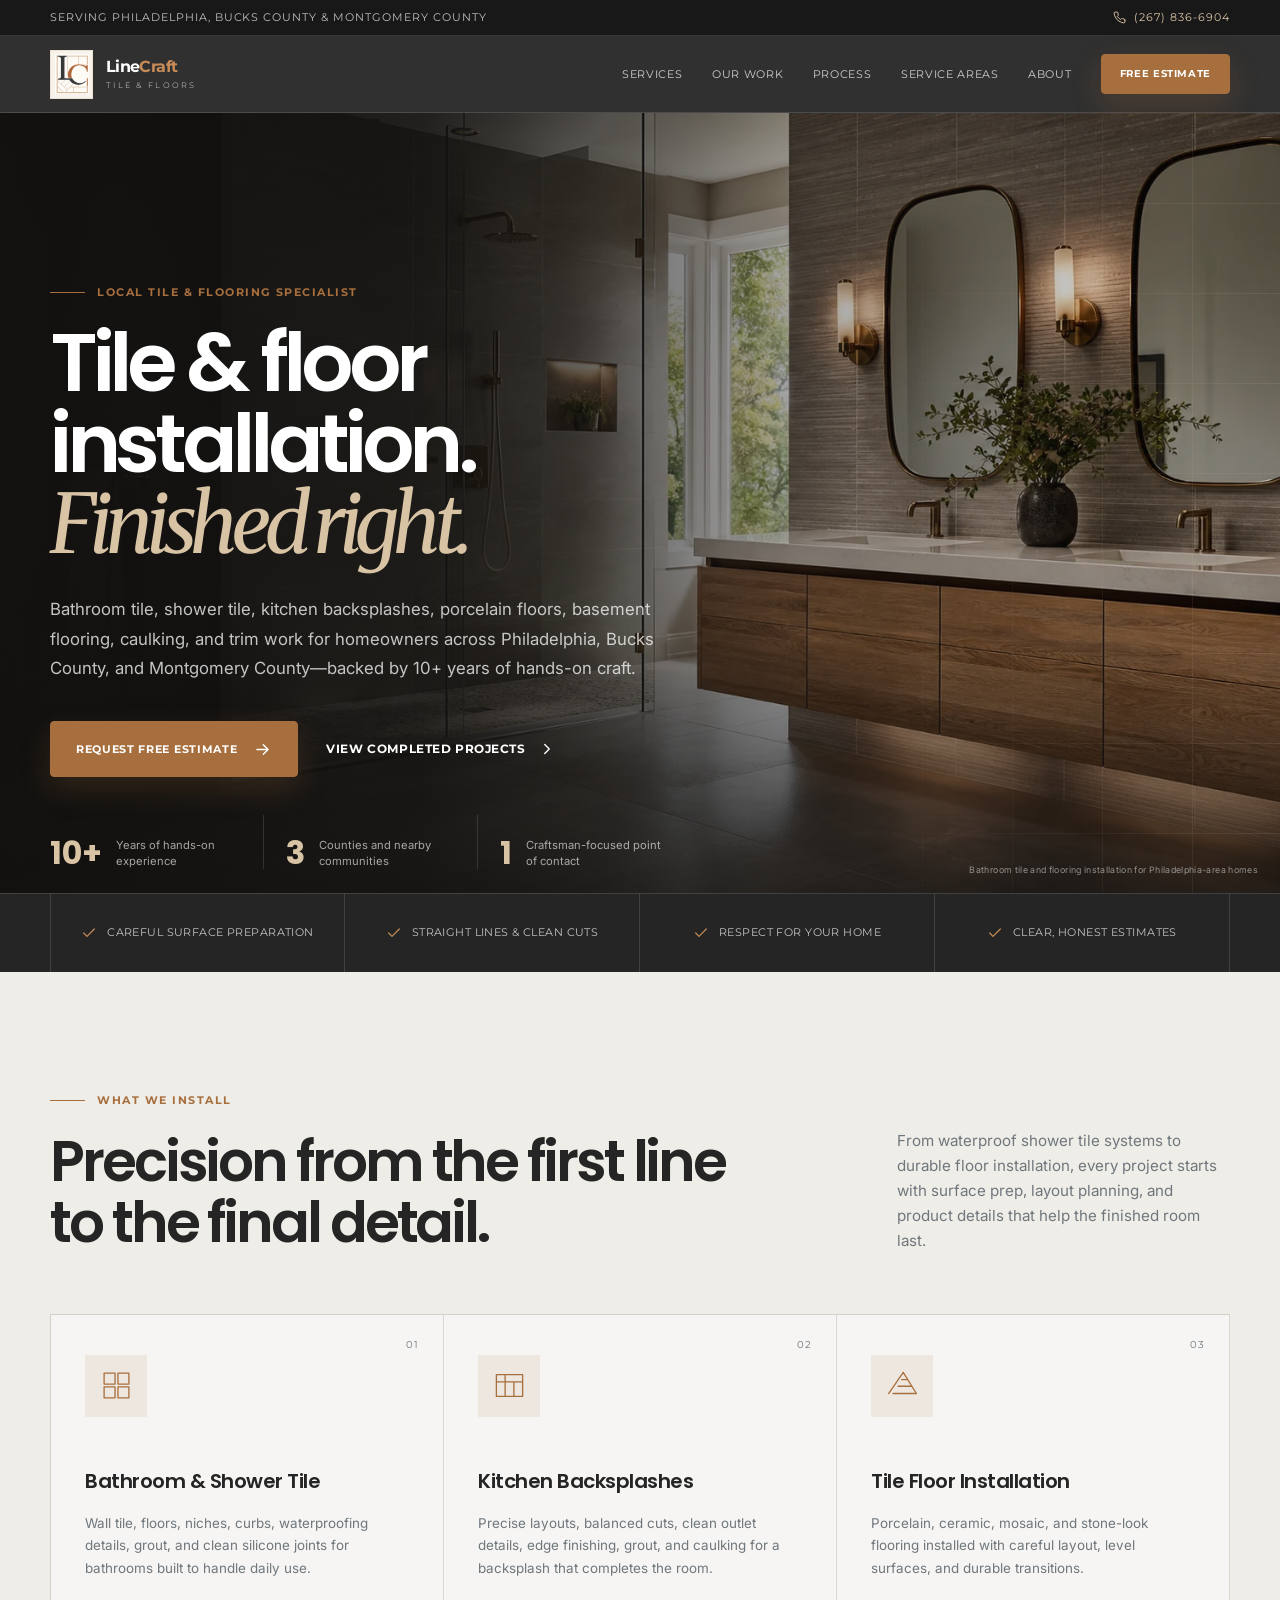
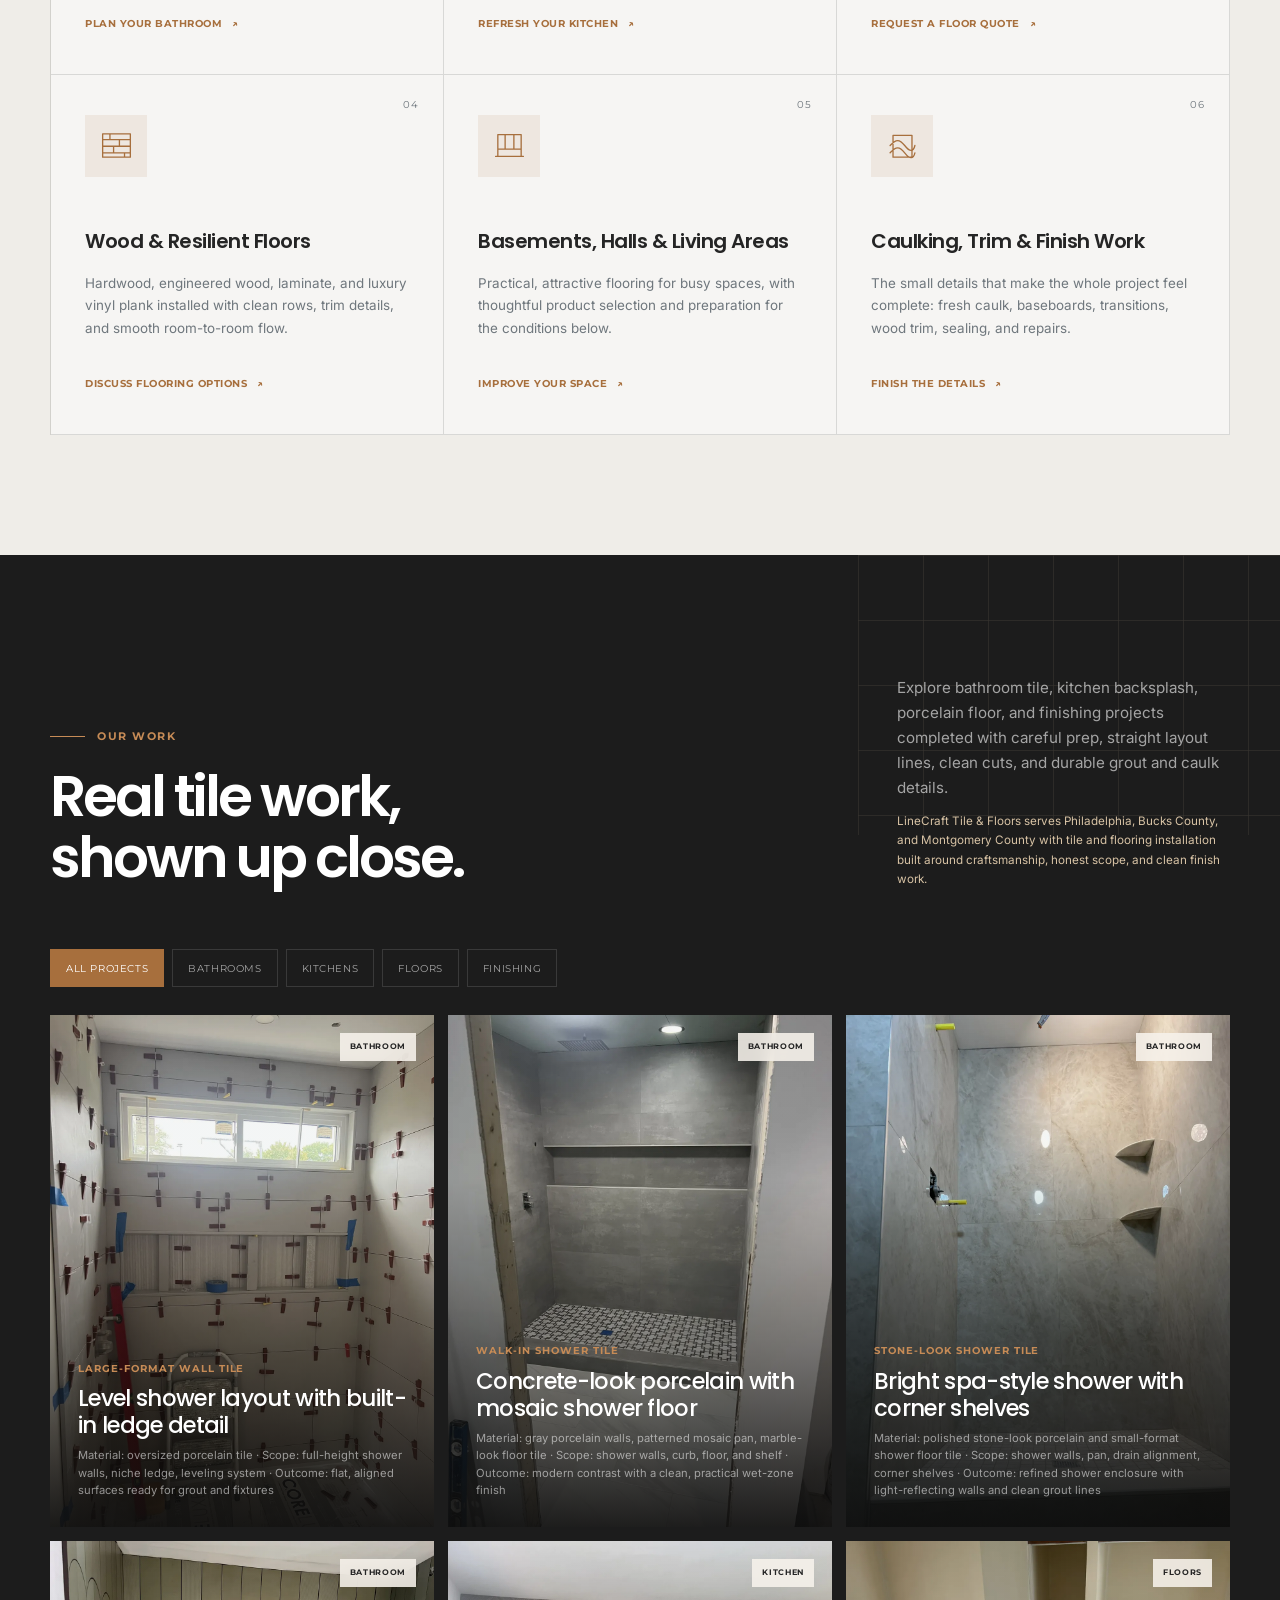
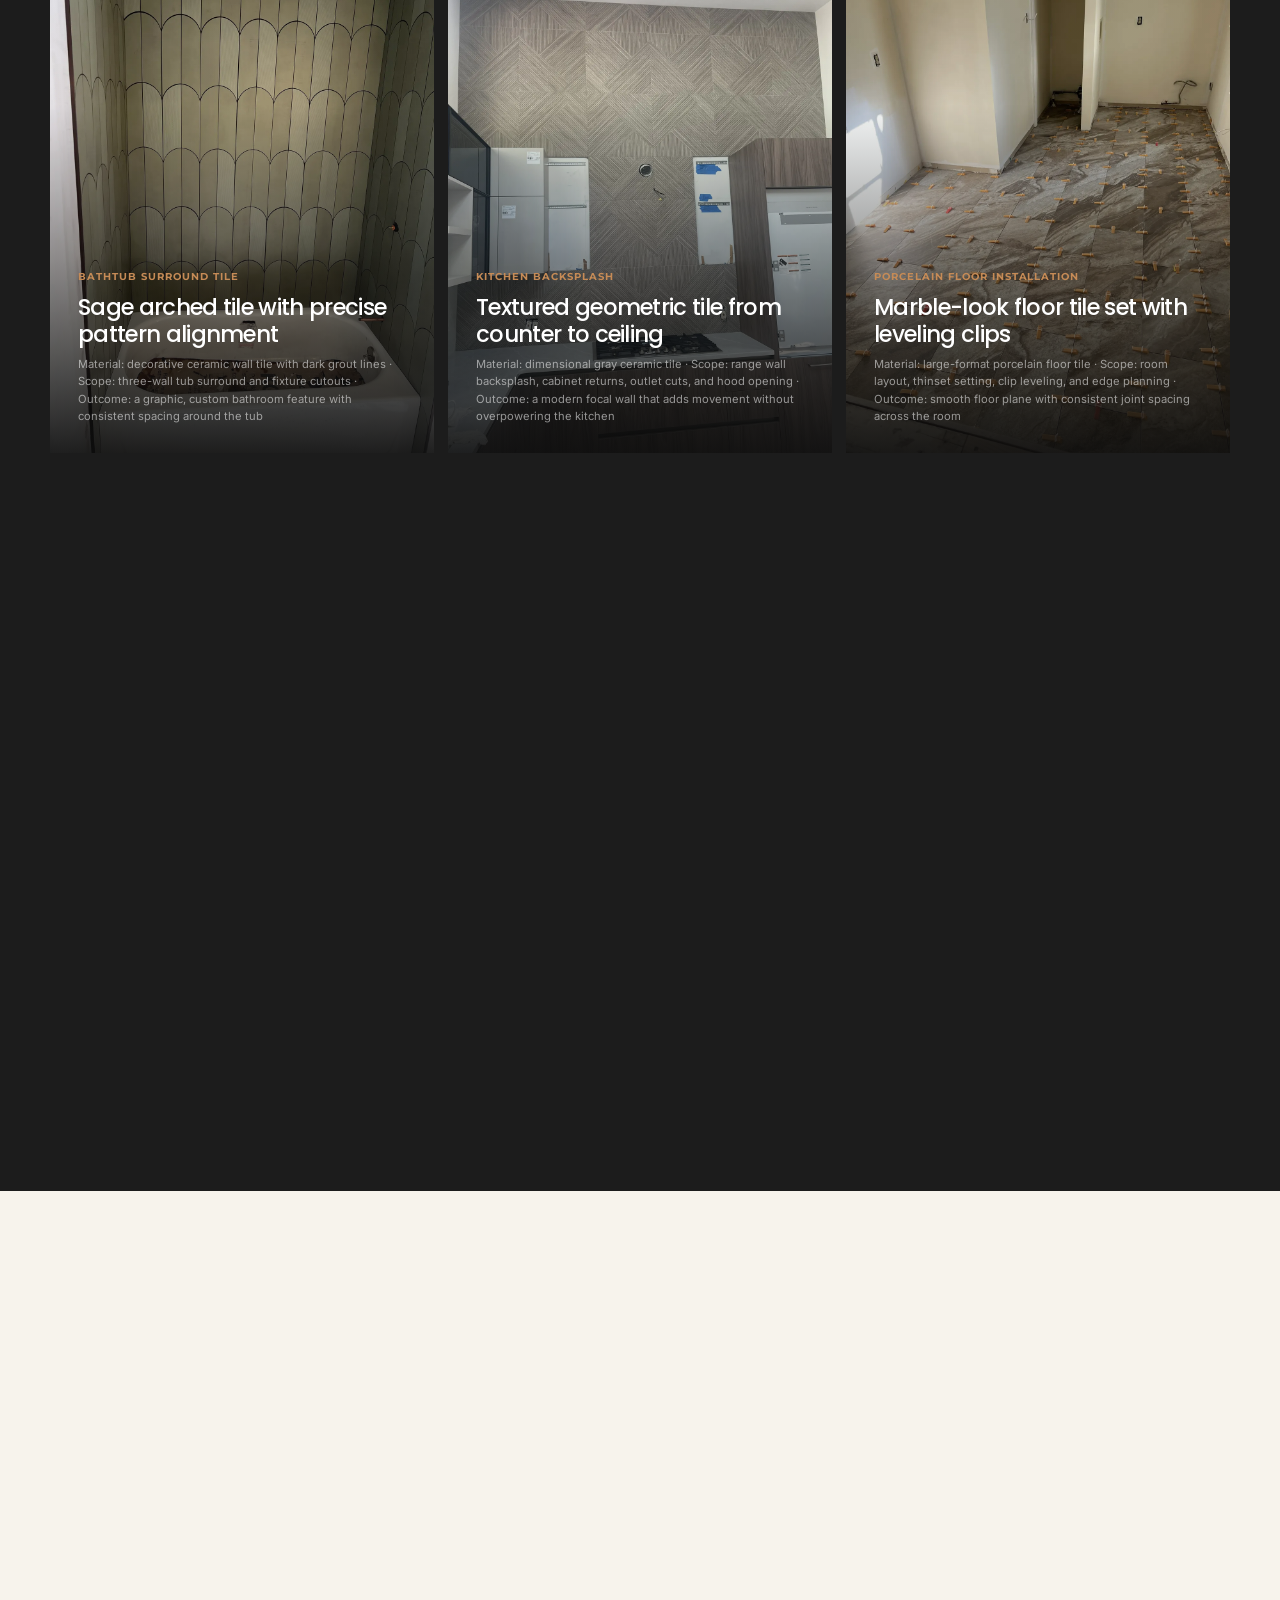
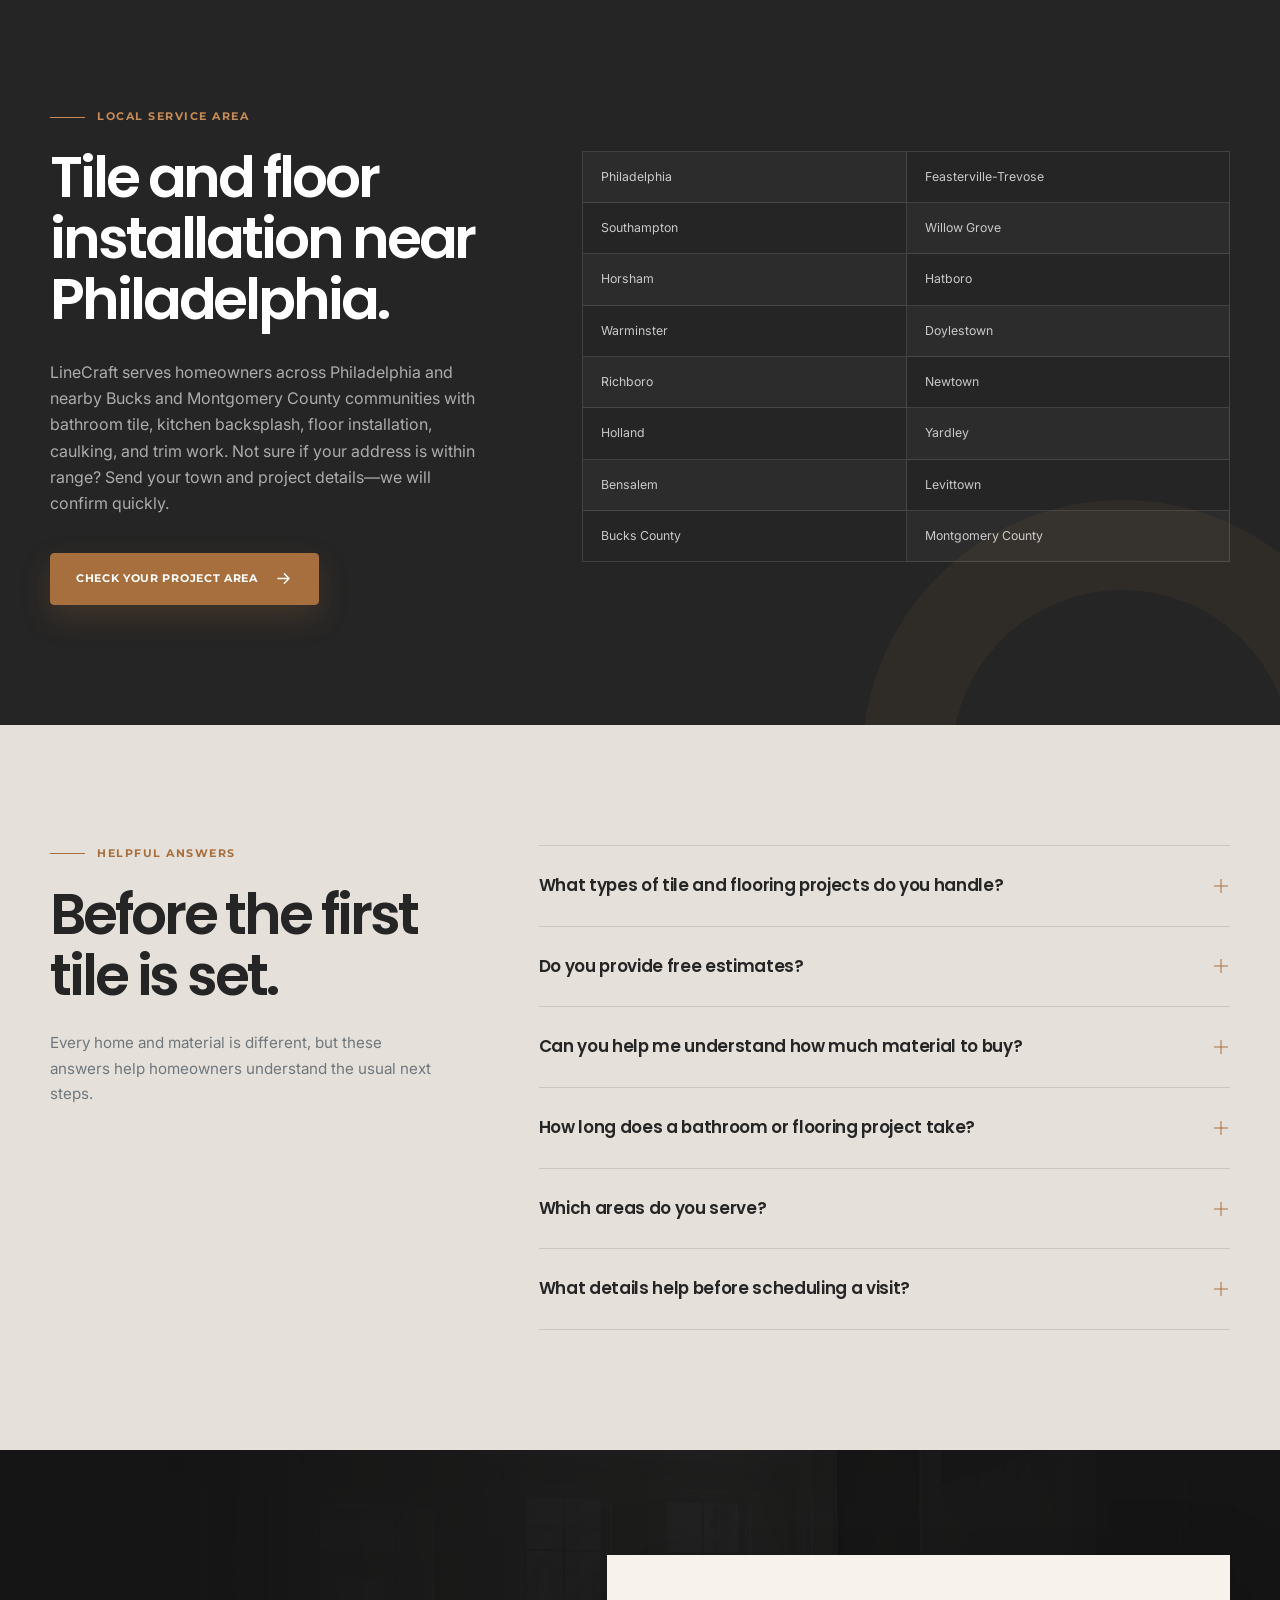
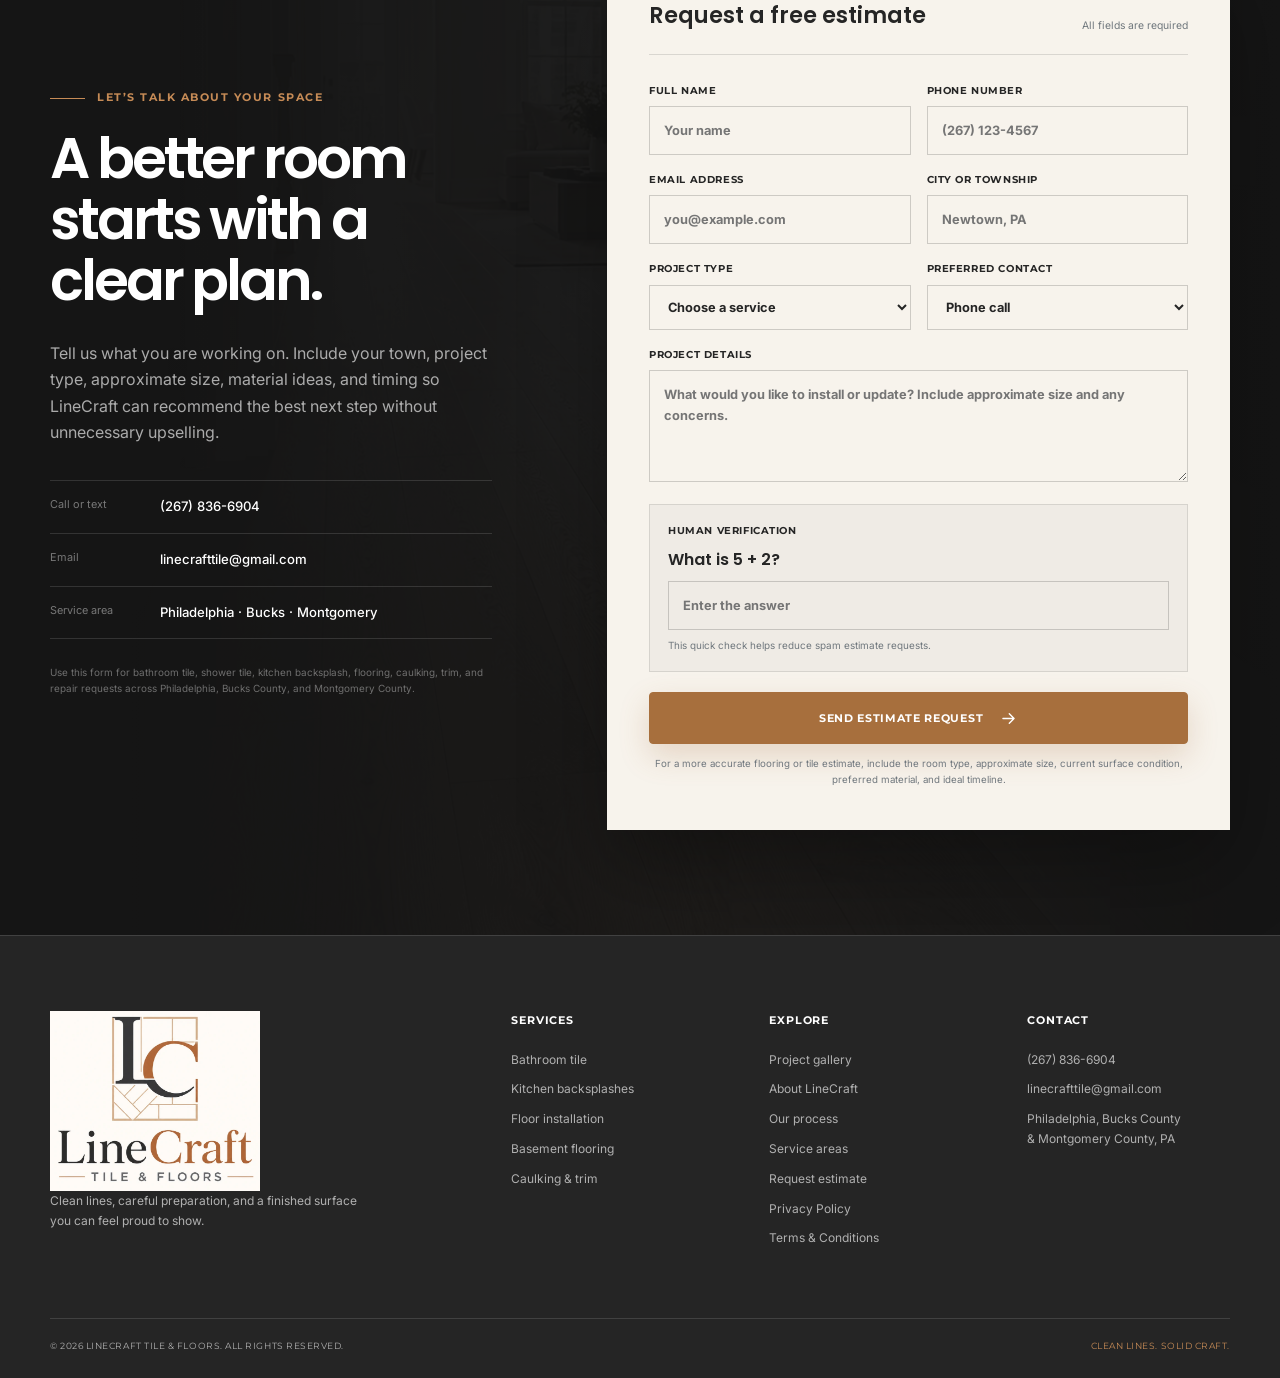
<file: index.html>
<!doctype html>
<html lang="en">
<head>
  <meta charset="utf-8">
  <meta name="viewport" content="width=device-width, initial-scale=1">
  <title>Tile & Floor Installation in Philadelphia | LineCraft Tile & Floors</title>
  <meta name="description" content="Bathroom tile, shower tile, kitchen backsplash, porcelain floor, LVP, basement flooring, caulking, and trim installation in Philadelphia, Bucks County, and Montgomery County.">
  <meta name="robots" content="index,follow,max-image-preview:large">
  <meta name="theme-color" content="#252525">
  <link rel="canonical" href="https://www.linecrafttile.com/">
  <link rel="icon" href="assets/linecraft-mark.webp" type="image/webp">
  <link rel="preconnect" href="https://fonts.googleapis.com">
  <link rel="preconnect" href="https://fonts.gstatic.com" crossorigin>
  <link href="https://fonts.googleapis.com/css2?family=Inter:wght@400;500;600;700&family=Merriweather:ital@1&family=Montserrat:wght@600;700&family=Poppins:wght@500;600;700&display=swap" rel="stylesheet">
  <link rel="stylesheet" href="styles.css">

  <meta property="og:type" content="website">
  <meta property="og:title" content="LineCraft Tile & Floors | Clean Lines. Solid Craft.">
  <meta property="og:description" content="Detail-focused bathroom tile, kitchen backsplash, floor installation, caulking, and trim work serving Philadelphia, Bucks County, and Montgomery County.">
  <meta property="og:url" content="https://www.linecrafttile.com/">
  <meta property="og:image" content="https://www.linecrafttile.com/assets/hero-bathroom.webp">
  <meta property="og:locale" content="en_US">

  <script type="application/ld+json">
  {
    "@context": "https://schema.org",
    "@type": "HomeAndConstructionBusiness",
    "name": "LineCraft Tile & Floors",
    "url": "https://www.linecrafttile.com/",
    "image": "https://www.linecrafttile.com/assets/hero-bathroom.webp",
    "logo": "https://www.linecrafttile.com/assets/linecraft-logo.webp",
    "telephone": "+1-267-836-6904",
    "priceRange": "$$",
    "description": "Professional bathroom tile, shower tile, kitchen backsplash, porcelain flooring, basement flooring, caulking, sealing, and trim installation in Philadelphia, Bucks County, and Montgomery County.",
    "address": {
      "@type": "PostalAddress",
      "addressLocality": "Philadelphia",
      "addressRegion": "PA",
      "addressCountry": "US"
    },
    "areaServed": [
      "Philadelphia",
      "Bucks County",
      "Montgomery County",
      "Feasterville-Trevose",
      "Southampton",
      "Willow Grove",
      "Horsham",
      "Hatboro",
      "Warminster",
      "Doylestown",
      "Richboro",
      "Newtown",
      "Holland",
      "Yardley",
      "Bensalem",
      "Levittown"
    ],
    "serviceType": [
      "Bathroom tile installation",
      "Kitchen tile installation",
      "Kitchen backsplash installation",
      "Floor installation",
      "Basement flooring",
      "Shower tile installation",
      "Pool tile installation",
      "Caulking and sealing",
      "Wood trim and finish work"
    ]
  }
  </script>
</head>
<body>
  <a class="skip-link" href="#main-content">Skip to main content</a>

  <div class="topbar">
    <div class="container topbar__inner">
      <p>Serving Philadelphia, Bucks County &amp; Montgomery County</p>
      <a href="tel:+12678366904" aria-label="Call LineCraft Tile and Floors at 267-836-6904">
        <svg aria-hidden="true" viewBox="0 0 24 24"><path d="M22 16.92v3a2 2 0 0 1-2.18 2 19.79 19.79 0 0 1-8.63-3.07 19.5 19.5 0 0 1-6-6A19.79 19.79 0 0 1 2.12 4.18 2 2 0 0 1 4.11 2h3a2 2 0 0 1 2 1.72c.12.9.33 1.78.62 2.63a2 2 0 0 1-.45 2.11L8 9.73a16 16 0 0 0 6 6l1.27-1.27a2 2 0 0 1 2.11-.45c.85.29 1.73.5 2.63.62A2 2 0 0 1 22 16.92Z"/></svg>
        (267) 836-6904
      </a>
    </div>
  </div>

  <header class="site-header" data-header>
    <div class="container site-header__inner">
      <a class="brand" href="#top" aria-label="LineCraft Tile and Floors home">
        <span class="brand__mark"><img src="assets/linecraft-mark.webp" alt="" width="512" height="512"></span>
        <span class="brand__text">
          <strong>Line<span>Craft</span></strong>
          <small>Tile &amp; Floors</small>
        </span>
      </a>

      <button class="menu-toggle" type="button" aria-expanded="false" aria-controls="main-navigation" data-menu-toggle>
        <span class="sr-only">Open menu</span>
        <span></span><span></span><span></span>
      </button>

      <nav class="main-nav" id="main-navigation" aria-label="Main navigation" data-menu>
        <a href="#services">Services</a>
        <a href="#work">Our Work</a>
        <a href="#process">Process</a>
        <a href="#areas">Service Areas</a>
        <a href="#about">About</a>
        <a class="button button--small" href="#estimate">Free Estimate</a>
      </nav>
    </div>
  </header>

  <main id="main-content">
    <section class="hero" id="top" aria-labelledby="hero-title">
      <img class="hero__image" src="assets/hero-bathroom.webp" alt="Modern bathroom with precisely aligned large-format tile and a glass shower" width="1717" height="916" fetchpriority="high">
      <div class="hero__overlay"></div>
      <div class="hero__grid-pattern" aria-hidden="true"></div>
      <div class="container hero__content">
        <div class="hero__copy reveal">
          <p class="eyebrow"><span></span> Local tile &amp; flooring specialist</p>
          <h1 id="hero-title">Tile &amp; floor installation.<br><em>Finished right.</em></h1>
          <p class="hero__lead">Bathroom tile, shower tile, kitchen backsplashes, porcelain floors, basement flooring, caulking, and trim work for homeowners across Philadelphia, Bucks County, and Montgomery County—backed by 10+ years of hands-on craft.</p>
          <div class="hero__actions">
            <a class="button" href="#estimate">Request Free Estimate
              <svg aria-hidden="true" viewBox="0 0 24 24"><path d="m5 12 14 0m-6-6 6 6-6 6"/></svg>
            </a>
            <a class="hero__secondary-action" href="#work">View completed projects
              <svg aria-hidden="true" viewBox="0 0 24 24"><path d="m9 18 6-6-6-6"/></svg>
            </a>
          </div>
        </div>

        <div class="hero__proof reveal">
          <div><strong>10+</strong><span>Years of hands-on experience</span></div>
          <div><strong>3</strong><span>Counties and nearby communities</span></div>
          <div><strong>1</strong><span>Craftsman-focused point of contact</span></div>
        </div>
      </div>
      <p class="photo-note">Bathroom tile and flooring installation for Philadelphia-area homes</p>
    </section>

    <section class="trust-strip" aria-label="LineCraft workmanship standards">
      <div class="container trust-strip__inner">
        <p><svg aria-hidden="true" viewBox="0 0 24 24"><path d="m4 12 5 5L20 6"/></svg> Careful surface preparation</p>
        <p><svg aria-hidden="true" viewBox="0 0 24 24"><path d="m4 12 5 5L20 6"/></svg> Straight lines &amp; clean cuts</p>
        <p><svg aria-hidden="true" viewBox="0 0 24 24"><path d="m4 12 5 5L20 6"/></svg> Respect for your home</p>
        <p><svg aria-hidden="true" viewBox="0 0 24 24"><path d="m4 12 5 5L20 6"/></svg> Clear, honest estimates</p>
      </div>
    </section>

    <section class="section services" id="services" aria-labelledby="services-title">
      <div class="container">
        <div class="section-heading reveal">
          <div>
            <p class="eyebrow"><span></span> What we install</p>
            <h2 id="services-title">Precision from the first line<br>to the final detail.</h2>
          </div>
          <p>From waterproof shower tile systems to durable floor installation, every project starts with surface prep, layout planning, and product details that help the finished room last.</p>
        </div>

        <div class="services-grid">
          <article class="service-card reveal">
            <span class="service-card__number">01</span>
            <div class="service-card__icon"><svg aria-hidden="true" viewBox="0 0 48 48"><path d="M7 7h15v15H7zM26 7h15v15H26zM7 26h15v15H7zM26 26h15v15H26z"/></svg></div>
            <h3>Bathroom &amp; Shower Tile</h3>
            <p>Wall tile, floors, niches, curbs, waterproofing details, grout, and clean silicone joints for bathrooms built to handle daily use.</p>
            <a href="#estimate">Plan your bathroom <span aria-hidden="true">↗</span></a>
          </article>

          <article class="service-card reveal">
            <span class="service-card__number">02</span>
            <div class="service-card__icon"><svg aria-hidden="true" viewBox="0 0 48 48"><path d="M6 9h36v30H6zM6 19h36M18 9v30M30 19v20"/></svg></div>
            <h3>Kitchen Backsplashes</h3>
            <p>Precise layouts, balanced cuts, clean outlet details, edge finishing, grout, and caulking for a backsplash that completes the room.</p>
            <a href="#estimate">Refresh your kitchen <span aria-hidden="true">↗</span></a>
          </article>

          <article class="service-card reveal">
            <span class="service-card__number">03</span>
            <div class="service-card__icon"><svg aria-hidden="true" viewBox="0 0 48 48"><path d="M5 35 25 6l18 29M11 35h32M18 25h19M23 16h8"/></svg></div>
            <h3>Tile Floor Installation</h3>
            <p>Porcelain, ceramic, mosaic, and stone-look flooring installed with careful layout, level surfaces, and durable transitions.</p>
            <a href="#estimate">Request a floor quote <span aria-hidden="true">↗</span></a>
          </article>

          <article class="service-card reveal">
            <span class="service-card__number">04</span>
            <div class="service-card__icon"><svg aria-hidden="true" viewBox="0 0 48 48"><path d="M5 8h38v32H5zM5 16h38M5 25h38M5 34h38M15 8v8M28 16v9M20 25v9M35 34v6"/></svg></div>
            <h3>Wood &amp; Resilient Floors</h3>
            <p>Hardwood, engineered wood, laminate, and luxury vinyl plank installed with clean rows, trim details, and smooth room-to-room flow.</p>
            <a href="#estimate">Discuss flooring options <span aria-hidden="true">↗</span></a>
          </article>

          <article class="service-card reveal">
            <span class="service-card__number">05</span>
            <div class="service-card__icon"><svg aria-hidden="true" viewBox="0 0 48 48"><path d="M8 39V9h32v30M8 29h32M18 9v20M30 9v20M5 39h38"/></svg></div>
            <h3>Basements, Halls &amp; Living Areas</h3>
            <p>Practical, attractive flooring for busy spaces, with thoughtful product selection and preparation for the conditions below.</p>
            <a href="#estimate">Improve your space <span aria-hidden="true">↗</span></a>
          </article>

          <article class="service-card reveal">
            <span class="service-card__number">06</span>
            <div class="service-card__icon"><svg aria-hidden="true" viewBox="0 0 48 48"><path d="M7 34c8-9 13-9 20 0s12 9 14 0M7 24c8-9 13-9 20 0s12 9 14 0M11 10h26v30H11z"/></svg></div>
            <h3>Caulking, Trim &amp; Finish Work</h3>
            <p>The small details that make the whole project feel complete: fresh caulk, baseboards, transitions, wood trim, sealing, and repairs.</p>
            <a href="#estimate">Finish the details <span aria-hidden="true">↗</span></a>
          </article>
        </div>
      </div>
    </section>

    <section class="section portfolio" id="work" aria-labelledby="work-title">
      <div class="container">
        <div class="section-heading section-heading--light reveal">
          <div>
            <p class="eyebrow eyebrow--light"><span></span> Our Work</p>
            <h2 id="work-title">Real tile work,<br>shown up close.</h2>
          </div>
          <div>
            <p>Explore bathroom tile, kitchen backsplash, porcelain floor, and finishing projects completed with careful prep, straight layout lines, clean cuts, and durable grout and caulk details.</p>
            <p class="work-note">LineCraft Tile &amp; Floors serves Philadelphia, Bucks County, and Montgomery County with tile and flooring installation built around craftsmanship, honest scope, and clean finish work.</p>
          </div>
        </div>

        <div class="portfolio-filters" role="group" aria-label="Filter portfolio projects">
          <button class="is-active" type="button" data-filter="all">All projects</button>
          <button type="button" data-filter="bathroom">Bathrooms</button>
          <button type="button" data-filter="kitchen">Kitchens</button>
          <button type="button" data-filter="flooring">Floors</button>
          <button type="button" data-filter="finish">Finishing</button>
        </div>

        <div class="portfolio-grid">
          <article class="project-card reveal" data-category="bathroom">
            <img src="assets/work-bathroom-large-format-progress.webp" alt="Large-format bathroom wall tile installation in progress with leveling clips and a recessed shelf" width="1200" height="1600" loading="lazy">
            <div class="project-card__shade"></div>
            <span class="project-card__tag">Bathroom</span>
            <div class="project-card__content">
              <p>Large-format wall tile</p>
              <h3>Level shower layout with built-in ledge detail</h3>
              <span>Material: oversized porcelain tile · Scope: full-height shower walls, niche ledge, leveling system · Outcome: flat, aligned surfaces ready for grout and fixtures</span>
            </div>
          </article>

          <article class="project-card reveal" data-category="bathroom finish">
            <img src="assets/work-bathroom-shower-bench.webp" alt="Walk-in shower with gray large-format wall tile, patterned mosaic shower floor, and marble-look bathroom floor" width="1200" height="1600" loading="lazy">
            <div class="project-card__shade"></div>
            <span class="project-card__tag">Bathroom</span>
            <div class="project-card__content">
              <p>Walk-in shower tile</p>
              <h3>Concrete-look porcelain with mosaic shower floor</h3>
              <span>Material: gray porcelain walls, patterned mosaic pan, marble-look floor tile · Scope: shower walls, curb, floor, and shelf · Outcome: modern contrast with a clean, practical wet-zone finish</span>
            </div>
          </article>

          <article class="project-card reveal" data-category="bathroom">
            <img src="assets/work-bathroom-stone-shower.webp" alt="Stone-look porcelain walk-in shower with mosaic floor and corner shelves" width="1200" height="1600" loading="lazy">
            <div class="project-card__shade"></div>
            <span class="project-card__tag">Bathroom</span>
            <div class="project-card__content">
              <p>Stone-look shower tile</p>
              <h3>Bright spa-style shower with corner shelves</h3>
              <span>Material: polished stone-look porcelain and small-format shower floor tile · Scope: shower walls, pan, drain alignment, corner shelves · Outcome: refined shower enclosure with light-reflecting walls and clean grout lines</span>
            </div>
          </article>

          <article class="project-card reveal" data-category="bathroom">
            <img src="assets/work-bathroom-arched-tub-tile.webp" alt="Bathtub surround with sage green arched ceramic wall tile pattern" width="1200" height="1600" loading="lazy">
            <div class="project-card__shade"></div>
            <span class="project-card__tag">Bathroom</span>
            <div class="project-card__content">
              <p>Bathtub surround tile</p>
              <h3>Sage arched tile with precise pattern alignment</h3>
              <span>Material: decorative ceramic wall tile with dark grout lines · Scope: three-wall tub surround and fixture cutouts · Outcome: a graphic, custom bathroom feature with consistent spacing around the tub</span>
            </div>
          </article>

          <article class="project-card reveal" data-category="kitchen">
            <img src="assets/work-kitchen-geometric-backsplash.webp" alt="Tall kitchen range wall with textured geometric tile backsplash from counter to ceiling" width="1200" height="1600" loading="lazy">
            <div class="project-card__shade"></div>
            <span class="project-card__tag">Kitchen</span>
            <div class="project-card__content">
              <p>Kitchen backsplash</p>
              <h3>Textured geometric tile from counter to ceiling</h3>
              <span>Material: dimensional gray ceramic tile · Scope: range wall backsplash, cabinet returns, outlet cuts, and hood opening · Outcome: a modern focal wall that adds movement without overpowering the kitchen</span>
            </div>
          </article>

          <article class="project-card reveal" data-category="flooring">
            <img src="assets/work-floors-porcelain-layout.webp" alt="Large-format marble-look porcelain floor tile installation with leveling spacers" width="1200" height="1600" loading="lazy">
            <div class="project-card__shade"></div>
            <span class="project-card__tag">Floors</span>
            <div class="project-card__content">
              <p>Porcelain floor installation</p>
              <h3>Marble-look floor tile set with leveling clips</h3>
              <span>Material: large-format porcelain floor tile · Scope: room layout, thinset setting, clip leveling, and edge planning · Outcome: smooth floor plane with consistent joint spacing across the room</span>
            </div>
          </article>

          <article class="project-card reveal" data-category="finish">
            <img src="assets/work-finishing-feature-wall.webp" alt="Textured large-format accent wall tile installation near stairs with clean vertical seams" width="1200" height="1600" loading="lazy">
            <div class="project-card__shade"></div>
            <span class="project-card__tag">Finishing</span>
            <div class="project-card__content">
              <p>Feature wall finishing</p>
              <h3>Textured tile wall with crisp vertical seams</h3>
              <span>Material: large-format textured wall tile · Scope: full-height accent wall, outlet cutout, seam alignment, and edge finishing · Outcome: an architectural finish that makes the transition area feel intentional and complete</span>
            </div>
          </article>
        </div>

        <div class="portfolio-cta reveal">
          <p><em>Details make the difference.</em> See how material choice, layout planning, leveling, edge finishing, grout, and caulking come together in real tile and flooring projects.</p>
          <a class="button button--outline-light" href="#estimate">Start your project
            <svg aria-hidden="true" viewBox="0 0 24 24"><path d="m5 12 14 0m-6-6 6 6-6 6"/></svg>
          </a>
        </div>
      </div>
    </section>

    <section class="section about" id="about" aria-labelledby="about-title">
      <div class="container about__grid">
        <div class="about__visual reveal">
          <img src="assets/portfolio-shower.webp" alt="Close view of clean shower tile lines, niche trim, and mosaic floor" width="1254" height="1254" loading="lazy">
          <div class="about__experience"><strong>10+</strong><span>Years building skill<br>one detail at a time</span></div>
        </div>

        <div class="about__content reveal">
          <p class="eyebrow"><span></span> Built on detail</p>
          <h2 id="about-title">A local craftsman’s care, from first conversation to final walkthrough.</h2>
          <p class="accent-copy">“Clean lines are not an extra. They are the work.”</p>
          <p>LineCraft Tile &amp; Floors helps homeowners turn dated, damaged, or unfinished surfaces into rooms that feel clean, complete, and built to last. With more than a decade of hands-on installation experience, the focus stays where it belongs: proper preparation, precise layout, dependable communication, and respect for your home.</p>
          <div class="about__points">
            <div><span>01</span><p><strong>Clear scope</strong>Know what is included, what materials are needed, and what happens next.</p></div>
            <div><span>02</span><p><strong>Careful craft</strong>Thoughtful layout, clean cuts, finished edges, and no cheap shortcuts.</p></div>
            <div><span>03</span><p><strong>Clean finish</strong>Organized work areas, final cleanup, and a homeowner walkthrough.</p></div>
          </div>
          <a class="text-link" href="#process">See how the process works
            <svg aria-hidden="true" viewBox="0 0 24 24"><path d="m5 12 14 0m-6-6 6 6-6 6"/></svg>
          </a>
        </div>
      </div>
    </section>

    <section class="section process" id="process" aria-labelledby="process-title">
      <div class="container">
        <div class="section-heading reveal">
          <div>
            <p class="eyebrow"><span></span> A straightforward process</p>
            <h2 id="process-title">No mystery between<br>“hello” and “finished.”</h2>
          </div>
          <p>A clear process helps bathroom tile, kitchen backsplash, and flooring projects stay organized from the first estimate to the final walkthrough.</p>
        </div>

        <ol class="process-list">
          <li class="reveal">
            <span>01</span>
            <div><h3>Share your project</h3><p>Send the project type, approximate size, your town, and what you would like to change.</p></div>
          </li>
          <li class="reveal">
            <span>02</span>
            <div><h3>Review &amp; estimate</h3><p>We discuss the scope, materials, site conditions, timeline, and whether an in-home visit is needed.</p></div>
          </li>
          <li class="reveal">
            <span>03</span>
            <div><h3>Prepare &amp; install</h3><p>Surfaces are checked and prepared before careful layout, cutting, setting, and flooring installation.</p></div>
          </li>
          <li class="reveal">
            <span>04</span>
            <div><h3>Finish &amp; walk through</h3><p>Grout, caulk, trim, cleanup, and a final walkthrough bring the details together.</p></div>
          </li>
        </ol>
      </div>
    </section>

    <section class="section areas" id="areas" aria-labelledby="areas-title">
      <div class="container areas__grid">
        <div class="areas__content reveal">
          <p class="eyebrow eyebrow--light"><span></span> Local service area</p>
          <h2 id="areas-title">Tile and floor installation near Philadelphia.</h2>
          <p>LineCraft serves homeowners across Philadelphia and nearby Bucks and Montgomery County communities with bathroom tile, kitchen backsplash, floor installation, caulking, and trim work. Not sure if your address is within range? Send your town and project details—we will confirm quickly.</p>
          <a class="button" href="#estimate">Check your project area
            <svg aria-hidden="true" viewBox="0 0 24 24"><path d="m5 12 14 0m-6-6 6 6-6 6"/></svg>
          </a>
        </div>
        <div class="areas__list reveal" aria-label="Communities served">
          <span>Philadelphia</span><span>Feasterville-Trevose</span>
          <span>Southampton</span><span>Willow Grove</span>
          <span>Horsham</span><span>Hatboro</span>
          <span>Warminster</span><span>Doylestown</span>
          <span>Richboro</span><span>Newtown</span>
          <span>Holland</span><span>Yardley</span>
          <span>Bensalem</span><span>Levittown</span>
          <span>Bucks County</span><span>Montgomery County</span>
        </div>
      </div>
    </section>

    <section class="section faq" aria-labelledby="faq-title">
      <div class="container faq__grid">
        <div class="faq__intro reveal">
          <p class="eyebrow"><span></span> Helpful answers</p>
          <h2 id="faq-title">Before the first tile is set.</h2>
          <p>Every home and material is different, but these answers help homeowners understand the usual next steps.</p>
        </div>
        <div class="faq__items">
          <details class="reveal">
            <summary>What types of tile and flooring projects do you handle?<span></span></summary>
            <p>LineCraft focuses on bathroom and shower tile, kitchen backsplashes, tile floors, wood and resilient flooring, basements, halls, caulking, trim, and detail finishing. Share the project type, approximate size, and current surface condition to confirm the best fit.</p>
          </details>
          <details class="reveal">
            <summary>Do you provide free estimates?<span></span></summary>
            <p>Yes. Start with the estimate form and include your town, project type, approximate size, and main concerns. Some projects can begin with a phone or email review; others require an in-person visit before final pricing.</p>
          </details>
          <details class="reveal">
            <summary>Can you help me understand how much material to buy?<span></span></summary>
            <p>After the layout and site conditions are reviewed, LineCraft can help confirm practical quantities and overage. Final material purchasing responsibilities should be listed clearly in your estimate.</p>
          </details>
          <details class="reveal">
            <summary>How long does a bathroom or flooring project take?<span></span></summary>
            <p>Timing depends on demolition, surface condition, waterproofing, tile size, pattern, cure times, room access, and finish work. You will receive a realistic project window after the scope is reviewed.</p>
          </details>
          <details class="reveal">
            <summary>Which areas do you serve?<span></span></summary>
            <p>Service includes Philadelphia and nearby communities across Bucks and Montgomery Counties, including Southampton, Newtown, Doylestown, Yardley, Bensalem, Warminster, Horsham, and surrounding towns.</p>
          </details>
          <details class="reveal">
            <summary>What details help before scheduling a visit?<span></span></summary>
            <p>The most helpful details are the room type, approximate size, current surface condition, preferred material, timeline, and any issues you already know about.</p>
          </details>
        </div>
      </div>
    </section>

    <section class="estimate" id="estimate" aria-labelledby="estimate-title">
      <div class="estimate__image" aria-hidden="true"></div>
      <div class="container estimate__grid">
        <div class="estimate__content reveal">
          <p class="eyebrow eyebrow--light"><span></span> Let’s talk about your space</p>
          <h2 id="estimate-title">A better room starts with a clear plan.</h2>
          <p>Tell us what you are working on. Include your town, project type, approximate size, material ideas, and timing so LineCraft can recommend the best next step without unnecessary upselling.</p>
          <div class="estimate__contact">
            <p><span>Call or text</span><a href="tel:+12678366904">(267) 836-6904</a></p>
            <p><span>Email</span><a href="mailto:linecrafttile@gmail.com">linecrafttile@gmail.com</a></p>
            <p><span>Service area</span><strong>Philadelphia · Bucks · Montgomery</strong></p>
          </div>
          <small>Use this form for bathroom tile, shower tile, kitchen backsplash, flooring, caulking, trim, and repair requests across Philadelphia, Bucks County, and Montgomery County.</small>
        </div>

        <form class="estimate-form reveal" name="estimate" action="/thank-you.html" method="POST" data-netlify="true" netlify-honeypot="bot-field">
          <input type="hidden" name="form-name" value="estimate">
          <input type="hidden" name="subject" data-remove-prefix value="LineCraft estimate request from website">
          <div class="form-heading">
            <p>Request a free estimate</p>
            <span>All fields are required</span>
          </div>
          <div class="form-row">
            <label>Full name<input type="text" name="name" autocomplete="name" required placeholder="Your name"></label>
            <label>Phone number<input type="tel" name="phone" autocomplete="tel" required placeholder="(267) 123-4567"></label>
          </div>
          <div class="form-row">
            <label>Email address<input type="email" name="email" autocomplete="email" required placeholder="you@example.com"></label>
            <label>City or township<input type="text" name="location" autocomplete="address-level2" required placeholder="Newtown, PA"></label>
          </div>
          <div class="form-row">
            <label>Project type
              <select name="project" required>
                <option value="">Choose a service</option>
                <option>Bathroom or shower tile</option>
                <option>Kitchen backsplash</option>
                <option>Tile floor installation</option>
                <option>Wood, laminate, or LVP flooring</option>
                <option>Basement or hallway flooring</option>
                <option>Caulking, trim, or repair</option>
                <option>Other project</option>
              </select>
            </label>
            <label>Preferred contact
              <select name="contact" required>
                <option>Phone call</option>
                <option>Text message</option>
                <option>Email</option>
              </select>
            </label>
          </div>
          <label>Project details<textarea name="message" rows="4" required placeholder="What would you like to install or update? Include approximate size and any concerns."></textarea></label>
          <label class="form-honeypot" aria-hidden="true" tabindex="-1">Company website
            <input type="text" name="bot-field" autocomplete="off" tabindex="-1" data-honeypot>
          </label>
          <div class="human-check" data-human-check>
            <label for="human-check-answer">Human verification
              <span class="human-check__question" data-human-question>What is 4 + 3?</span>
              <input id="human-check-answer" type="text" name="human_verification" inputmode="numeric" autocomplete="off" required aria-describedby="human-check-help human-check-error" placeholder="Enter the answer" data-human-answer>
            </label>
            <p class="human-check__help" id="human-check-help">This quick check helps reduce spam estimate requests.</p>
            <p class="human-check__error" id="human-check-error" role="alert" data-human-error hidden>Please answer the verification question correctly.</p>
          </div>
          <div class="form-status" role="status" aria-live="polite" data-form-status hidden>
            <strong>Thank you. Your estimate request was sent.</strong>
            <span>LineCraft received your message and will reply as soon as possible.</span>
          </div>
          <button class="button button--full" type="submit" data-form-submit><span data-form-submit-text>Send Estimate Request</span>
            <svg aria-hidden="true" viewBox="0 0 24 24"><path d="m5 12 14 0m-6-6 6 6-6 6"/></svg>
          </button>
          <p class="form-note">For a more accurate flooring or tile estimate, include the room type, approximate size, current surface condition, preferred material, and ideal timeline.</p>
        </form>
      </div>
    </section>
  </main>

  <footer class="site-footer">
    <div class="container site-footer__top">
      <div class="footer-brand">
        <img src="assets/linecraft-logo.webp" alt="LineCraft Tile and Floors" width="760" height="659" loading="lazy">
        <p>Clean lines, careful preparation, and a finished surface you can feel proud to show.</p>
      </div>
      <div>
        <h2>Services</h2>
        <a href="#services">Bathroom tile</a>
        <a href="#services">Kitchen backsplashes</a>
        <a href="#services">Floor installation</a>
        <a href="#services">Basement flooring</a>
        <a href="#services">Caulking &amp; trim</a>
      </div>
      <div>
        <h2>Explore</h2>
        <a href="#work">Project gallery</a>
        <a href="#about">About LineCraft</a>
        <a href="#process">Our process</a>
        <a href="#areas">Service areas</a>
        <a href="#estimate">Request estimate</a>
        <a href="privacy-policy.html">Privacy Policy</a>
        <a href="terms-and-conditions.html">Terms &amp; Conditions</a>
      </div>
      <div>
        <h2>Contact</h2>
        <a href="tel:+12678366904">(267) 836-6904</a>
        <a href="mailto:linecrafttile@gmail.com">linecrafttile@gmail.com</a>
        <p>Philadelphia, Bucks County<br>&amp; Montgomery County, PA</p>
      </div>
    </div>
    <div class="container site-footer__bottom">
      <p>© <span data-year></span> LineCraft Tile &amp; Floors. All rights reserved.</p>
      <p>Clean Lines. Solid Craft.</p>
    </div>
  </footer>

  <div class="mobile-actions" aria-label="Quick contact actions">
    <a href="tel:+12678366904"><svg aria-hidden="true" viewBox="0 0 24 24"><path d="M22 16.92v3a2 2 0 0 1-2.18 2 19.79 19.79 0 0 1-8.63-3.07 19.5 19.5 0 0 1-6-6A19.79 19.79 0 0 1 2.12 4.18 2 2 0 0 1 4.11 2h3a2 2 0 0 1 2 1.72c.12.9.33 1.78.62 2.63a2 2 0 0 1-.45 2.11L8 9.73a16 16 0 0 0 6 6l1.27-1.27a2 2 0 0 1 2.11-.45c.85.29 1.73.5 2.63.62A2 2 0 0 1 22 16.92Z"/></svg>Call now</a>
    <a href="#estimate">Free estimate <span aria-hidden="true">→</span></a>
  </div>

  <script src="script.js" defer></script>
</body>
</html>
</file>
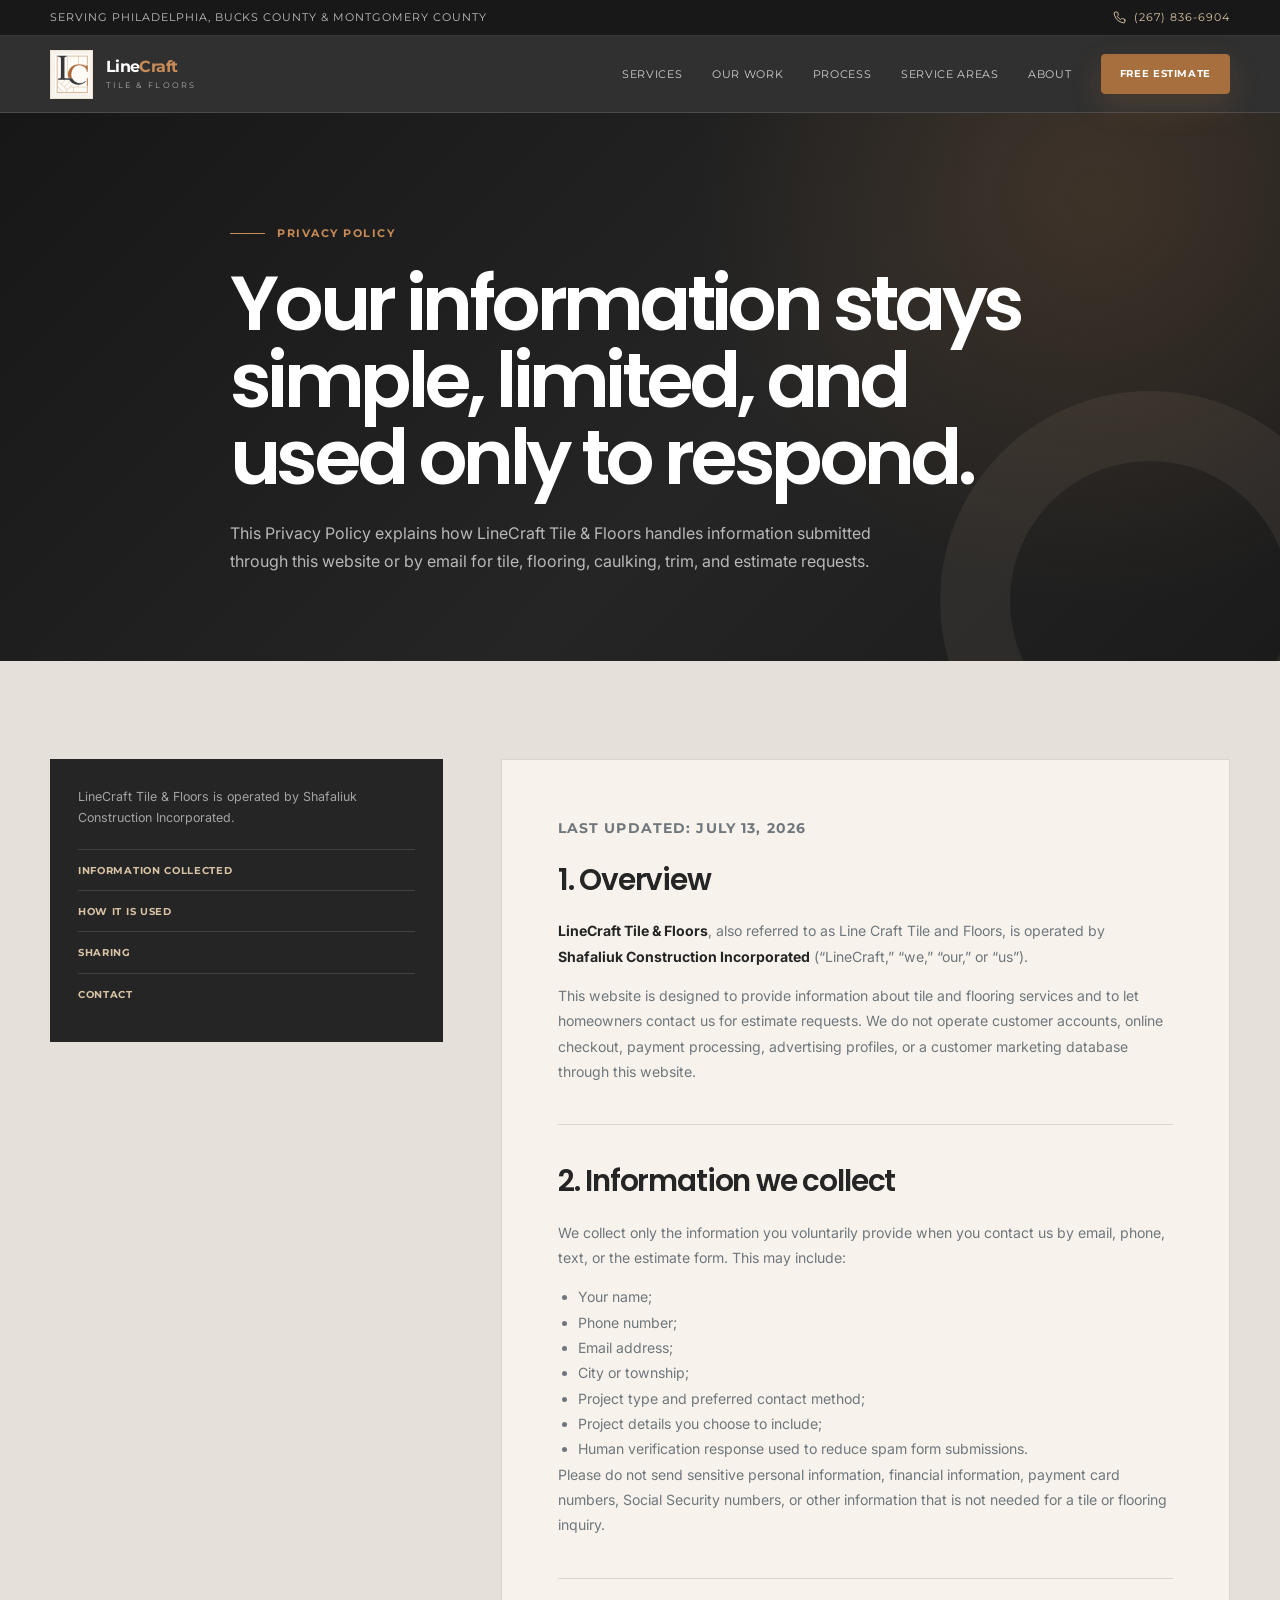
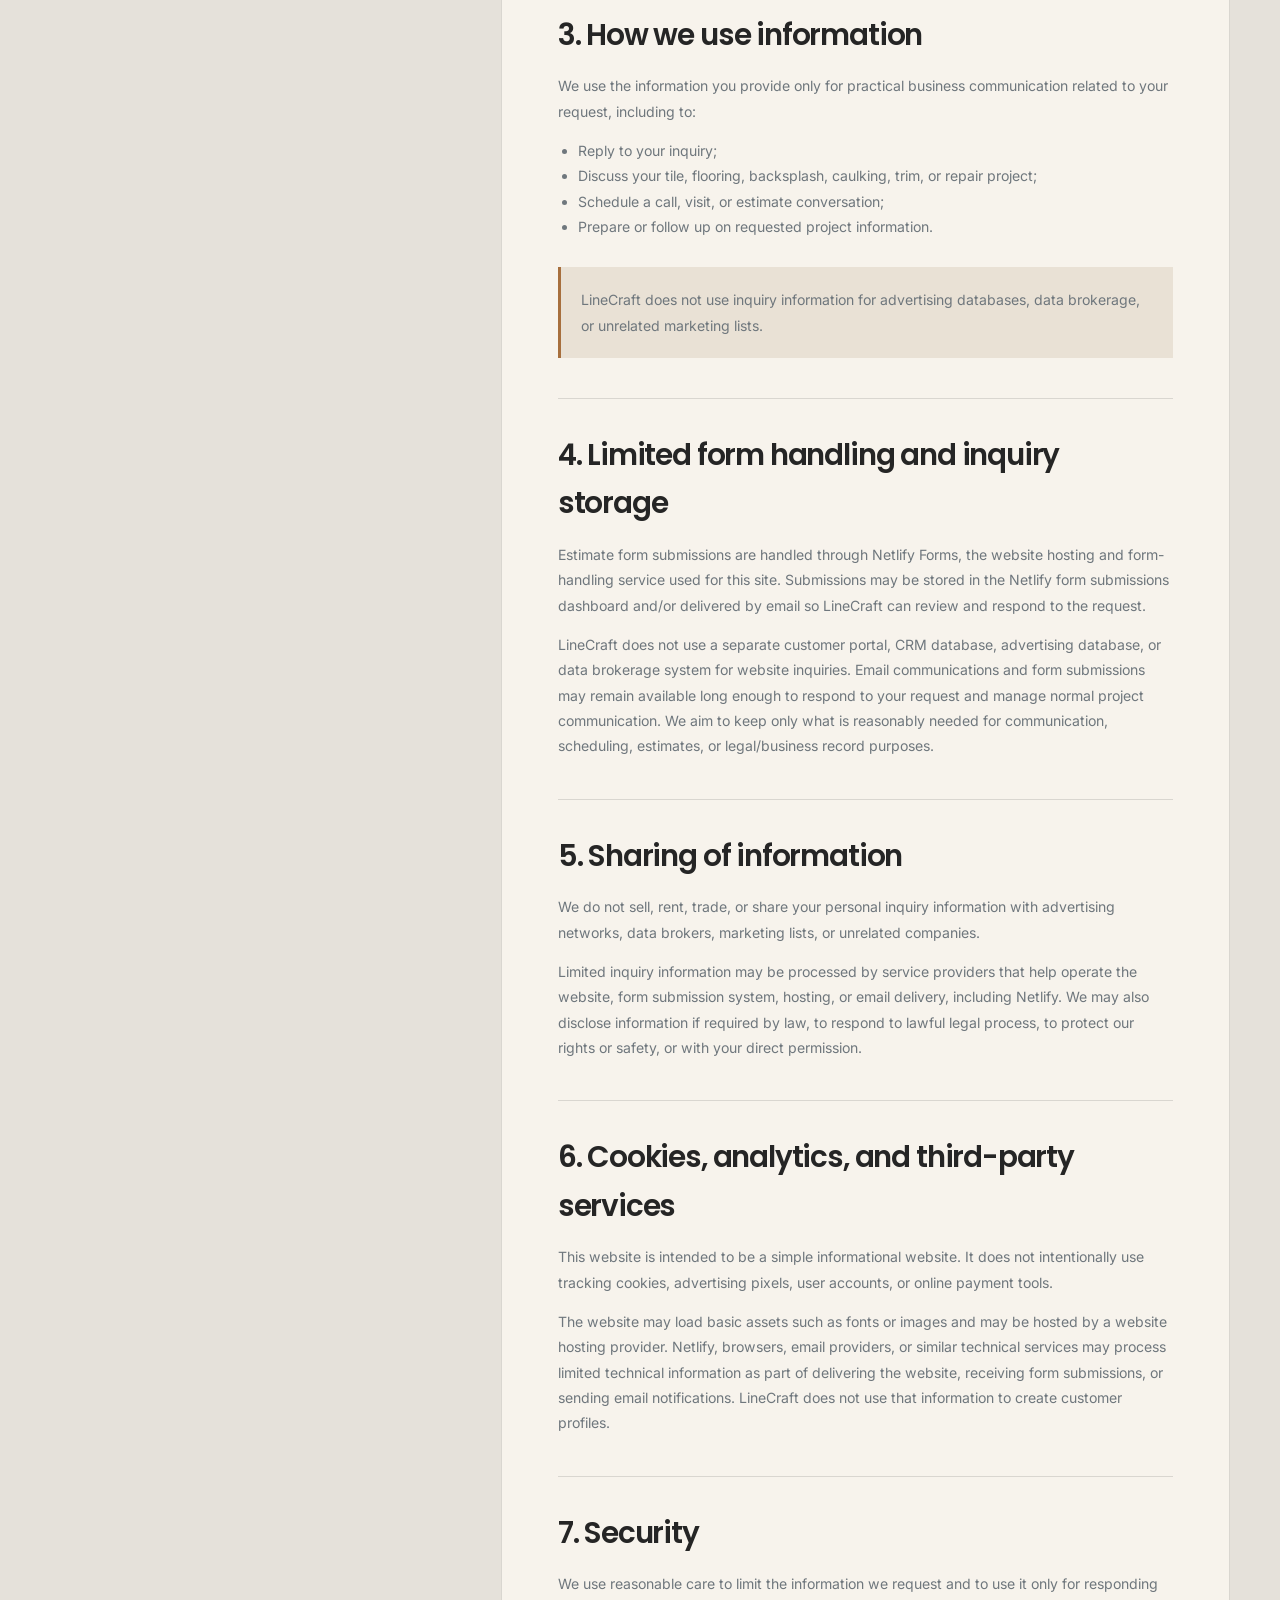
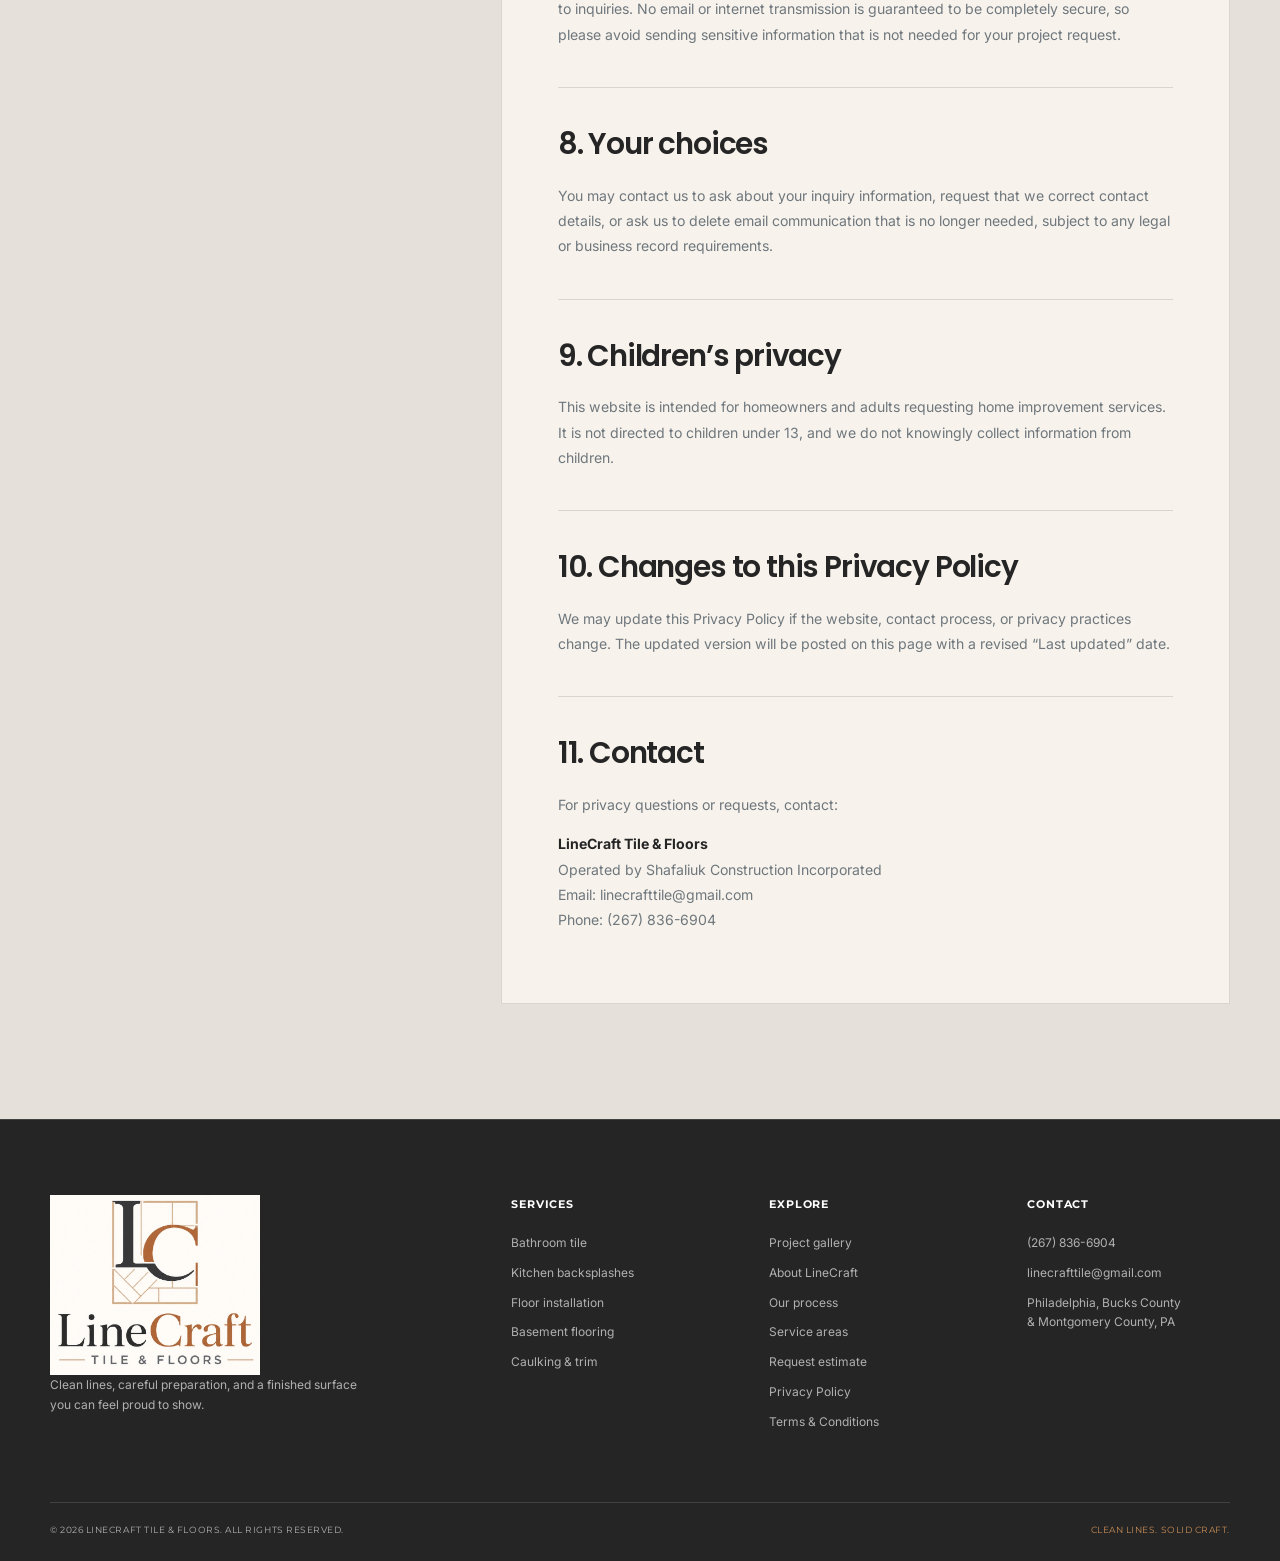
<file: privacy-policy.html>
<!doctype html>
<html lang="en">
<head>
  <meta charset="utf-8">
  <meta name="viewport" content="width=device-width, initial-scale=1">
  <title>Privacy Policy | LineCraft Tile & Floors</title>
  <meta name="description" content="Privacy Policy for LineCraft Tile & Floors, operated by Shafaliuk Construction Incorporated. Learn how inquiry information is used to respond to tile and flooring requests.">
  <meta name="robots" content="index,follow,max-image-preview:large">
  <meta name="theme-color" content="#252525">
  <link rel="canonical" href="https://www.linecrafttile.com/privacy-policy.html">
  <link rel="icon" href="assets/linecraft-mark.webp" type="image/webp">
  <link rel="preconnect" href="https://fonts.googleapis.com">
  <link rel="preconnect" href="https://fonts.gstatic.com" crossorigin>
  <link href="https://fonts.googleapis.com/css2?family=Inter:wght@400;500;600;700&family=Merriweather:ital@1&family=Montserrat:wght@600;700&family=Poppins:wght@500;600;700&display=swap" rel="stylesheet">
  <link rel="stylesheet" href="styles.css">

  <meta property="og:type" content="website">
  <meta property="og:title" content="Privacy Policy | LineCraft Tile & Floors">
  <meta property="og:description" content="How LineCraft Tile & Floors uses contact information submitted for tile and flooring estimate requests.">
  <meta property="og:url" content="https://www.linecrafttile.com/privacy-policy.html">
  <meta property="og:image" content="https://www.linecrafttile.com/assets/hero-bathroom.webp">
  <meta property="og:locale" content="en_US">
</head>
<body>
  <a class="skip-link" href="#main-content">Skip to main content</a>

  <div class="topbar">
    <div class="container topbar__inner">
      <p>Serving Philadelphia, Bucks County &amp; Montgomery County</p>
      <a href="tel:+12678366904" aria-label="Call LineCraft Tile and Floors at 267-836-6904">
        <svg aria-hidden="true" viewBox="0 0 24 24"><path d="M22 16.92v3a2 2 0 0 1-2.18 2 19.79 19.79 0 0 1-8.63-3.07 19.5 19.5 0 0 1-6-6A19.79 19.79 0 0 1 2.12 4.18 2 2 0 0 1 4.11 2h3a2 2 0 0 1 2 1.72c.12.9.33 1.78.62 2.63a2 2 0 0 1-.45 2.11L8 9.73a16 16 0 0 0 6 6l1.27-1.27a2 2 0 0 1 2.11-.45c.85.29 1.73.5 2.63.62A2 2 0 0 1 22 16.92Z"/></svg>
        (267) 836-6904
      </a>
    </div>
  </div>

  <header class="site-header" data-header>
    <div class="container site-header__inner">
      <a class="brand" href="index.html#top" aria-label="LineCraft Tile and Floors home">
        <span class="brand__mark"><img src="assets/linecraft-mark.webp" alt="" width="512" height="512"></span>
        <span class="brand__text">
          <strong>Line<span>Craft</span></strong>
          <small>Tile &amp; Floors</small>
        </span>
      </a>

      <button class="menu-toggle" type="button" aria-expanded="false" aria-controls="main-navigation" data-menu-toggle>
        <span class="sr-only">Open menu</span>
        <span></span><span></span><span></span>
      </button>

      <nav class="main-nav" id="main-navigation" aria-label="Main navigation" data-menu>
        <a href="index.html#services">Services</a>
        <a href="index.html#work">Our Work</a>
        <a href="index.html#process">Process</a>
        <a href="index.html#areas">Service Areas</a>
        <a href="index.html#about">About</a>
        <a class="button button--small" href="index.html#estimate">Free Estimate</a>
      </nav>
    </div>
  </header>

  <main id="main-content">
    <section class="legal-hero" aria-labelledby="privacy-title">
      <div class="container legal-hero__content reveal">
        <p class="eyebrow eyebrow--light"><span></span> Privacy Policy</p>
        <h1 id="privacy-title">Your information stays simple, limited, and used only to respond.</h1>
        <p>This Privacy Policy explains how LineCraft Tile &amp; Floors handles information submitted through this website or by email for tile, flooring, caulking, trim, and estimate requests.</p>
      </div>
    </section>

    <section class="section legal-page">
      <div class="container legal-layout">
        <aside class="legal-sidebar reveal" aria-label="Privacy policy quick links">
          <p>LineCraft Tile &amp; Floors is operated by Shafaliuk Construction Incorporated.</p>
          <a href="#information">Information collected</a>
          <a href="#use">How it is used</a>
          <a href="#sharing">Sharing</a>
          <a href="#contact">Contact</a>
        </aside>

        <article class="legal-content reveal">
          <p class="legal-meta">Last updated: July 13, 2026</p>

          <section id="overview">
            <h2>1. Overview</h2>
            <p><strong>LineCraft Tile &amp; Floors</strong>, also referred to as Line Craft Tile and Floors, is operated by <strong>Shafaliuk Construction Incorporated</strong> (“LineCraft,” “we,” “our,” or “us”).</p>
            <p>This website is designed to provide information about tile and flooring services and to let homeowners contact us for estimate requests. We do not operate customer accounts, online checkout, payment processing, advertising profiles, or a customer marketing database through this website.</p>
          </section>

          <section id="information">
            <h2>2. Information we collect</h2>
            <p>We collect only the information you voluntarily provide when you contact us by email, phone, text, or the estimate form. This may include:</p>
            <ul>
              <li>Your name;</li>
              <li>Phone number;</li>
              <li>Email address;</li>
              <li>City or township;</li>
              <li>Project type and preferred contact method;</li>
              <li>Project details you choose to include;</li>
              <li>Human verification response used to reduce spam form submissions.</li>
            </ul>
            <p>Please do not send sensitive personal information, financial information, payment card numbers, Social Security numbers, or other information that is not needed for a tile or flooring inquiry.</p>
          </section>

          <section id="use">
            <h2>3. How we use information</h2>
            <p>We use the information you provide only for practical business communication related to your request, including to:</p>
            <ul>
              <li>Reply to your inquiry;</li>
              <li>Discuss your tile, flooring, backsplash, caulking, trim, or repair project;</li>
              <li>Schedule a call, visit, or estimate conversation;</li>
              <li>Prepare or follow up on requested project information.</li>
            </ul>
            <div class="legal-callout">
              <p>LineCraft does not use inquiry information for advertising databases, data brokerage, or unrelated marketing lists.</p>
            </div>
          </section>

          <section id="storage">
            <h2>4. Limited form handling and inquiry storage</h2>
            <p>Estimate form submissions are handled through Netlify Forms, the website hosting and form-handling service used for this site. Submissions may be stored in the Netlify form submissions dashboard and/or delivered by email so LineCraft can review and respond to the request.</p>
            <p>LineCraft does not use a separate customer portal, CRM database, advertising database, or data brokerage system for website inquiries. Email communications and form submissions may remain available long enough to respond to your request and manage normal project communication. We aim to keep only what is reasonably needed for communication, scheduling, estimates, or legal/business record purposes.</p>
          </section>

          <section id="sharing">
            <h2>5. Sharing of information</h2>
            <p>We do not sell, rent, trade, or share your personal inquiry information with advertising networks, data brokers, marketing lists, or unrelated companies.</p>
            <p>Limited inquiry information may be processed by service providers that help operate the website, form submission system, hosting, or email delivery, including Netlify. We may also disclose information if required by law, to respond to lawful legal process, to protect our rights or safety, or with your direct permission.</p>
          </section>

          <section id="cookies">
            <h2>6. Cookies, analytics, and third-party services</h2>
            <p>This website is intended to be a simple informational website. It does not intentionally use tracking cookies, advertising pixels, user accounts, or online payment tools.</p>
            <p>The website may load basic assets such as fonts or images and may be hosted by a website hosting provider. Netlify, browsers, email providers, or similar technical services may process limited technical information as part of delivering the website, receiving form submissions, or sending email notifications. LineCraft does not use that information to create customer profiles.</p>
          </section>

          <section id="security">
            <h2>7. Security</h2>
            <p>We use reasonable care to limit the information we request and to use it only for responding to inquiries. No email or internet transmission is guaranteed to be completely secure, so please avoid sending sensitive information that is not needed for your project request.</p>
          </section>

          <section id="choices">
            <h2>8. Your choices</h2>
            <p>You may contact us to ask about your inquiry information, request that we correct contact details, or ask us to delete email communication that is no longer needed, subject to any legal or business record requirements.</p>
          </section>

          <section id="children">
            <h2>9. Children’s privacy</h2>
            <p>This website is intended for homeowners and adults requesting home improvement services. It is not directed to children under 13, and we do not knowingly collect information from children.</p>
          </section>

          <section id="changes">
            <h2>10. Changes to this Privacy Policy</h2>
            <p>We may update this Privacy Policy if the website, contact process, or privacy practices change. The updated version will be posted on this page with a revised “Last updated” date.</p>
          </section>

          <section id="contact">
            <h2>11. Contact</h2>
            <p>For privacy questions or requests, contact:</p>
            <p><strong>LineCraft Tile &amp; Floors</strong><br>Operated by Shafaliuk Construction Incorporated<br>Email: <a href="mailto:linecrafttile@gmail.com">linecrafttile@gmail.com</a><br>Phone: <a href="tel:+12678366904">(267) 836-6904</a></p>
          </section>
        </article>
      </div>
    </section>
  </main>

  <footer class="site-footer">
    <div class="container site-footer__top">
      <div class="footer-brand">
        <img src="assets/linecraft-logo.webp" alt="LineCraft Tile and Floors" width="760" height="659" loading="lazy">
        <p>Clean lines, careful preparation, and a finished surface you can feel proud to show.</p>
      </div>
      <div>
        <h2>Services</h2>
        <a href="index.html#services">Bathroom tile</a>
        <a href="index.html#services">Kitchen backsplashes</a>
        <a href="index.html#services">Floor installation</a>
        <a href="index.html#services">Basement flooring</a>
        <a href="index.html#services">Caulking &amp; trim</a>
      </div>
      <div>
        <h2>Explore</h2>
        <a href="index.html#work">Project gallery</a>
        <a href="index.html#about">About LineCraft</a>
        <a href="index.html#process">Our process</a>
        <a href="index.html#areas">Service areas</a>
        <a href="index.html#estimate">Request estimate</a>
        <a href="privacy-policy.html">Privacy Policy</a>
        <a href="terms-and-conditions.html">Terms &amp; Conditions</a>
      </div>
      <div>
        <h2>Contact</h2>
        <a href="tel:+12678366904">(267) 836-6904</a>
        <a href="mailto:linecrafttile@gmail.com">linecrafttile@gmail.com</a>
        <p>Philadelphia, Bucks County<br>&amp; Montgomery County, PA</p>
      </div>
    </div>
    <div class="container site-footer__bottom">
      <p>© <span data-year></span> LineCraft Tile &amp; Floors. All rights reserved.</p>
      <p>Clean Lines. Solid Craft.</p>
    </div>
  </footer>

  <div class="mobile-actions" aria-label="Quick contact actions">
    <a href="tel:+12678366904"><svg aria-hidden="true" viewBox="0 0 24 24"><path d="M22 16.92v3a2 2 0 0 1-2.18 2 19.79 19.79 0 0 1-8.63-3.07 19.5 19.5 0 0 1-6-6A19.79 19.79 0 0 1 2.12 4.18 2 2 0 0 1 4.11 2h3a2 2 0 0 1 2 1.72c.12.9.33 1.78.62 2.63a2 2 0 0 1-.45 2.11L8 9.73a16 16 0 0 0 6 6l1.27-1.27a2 2 0 0 1 2.11-.45c.85.29 1.73.5 2.63.62A2 2 0 0 1 22 16.92Z"/></svg>Call now</a>
    <a href="index.html#estimate">Free estimate <span aria-hidden="true">→</span></a>
  </div>

  <script src="script.js" defer></script>
</body>
</html>
</file>
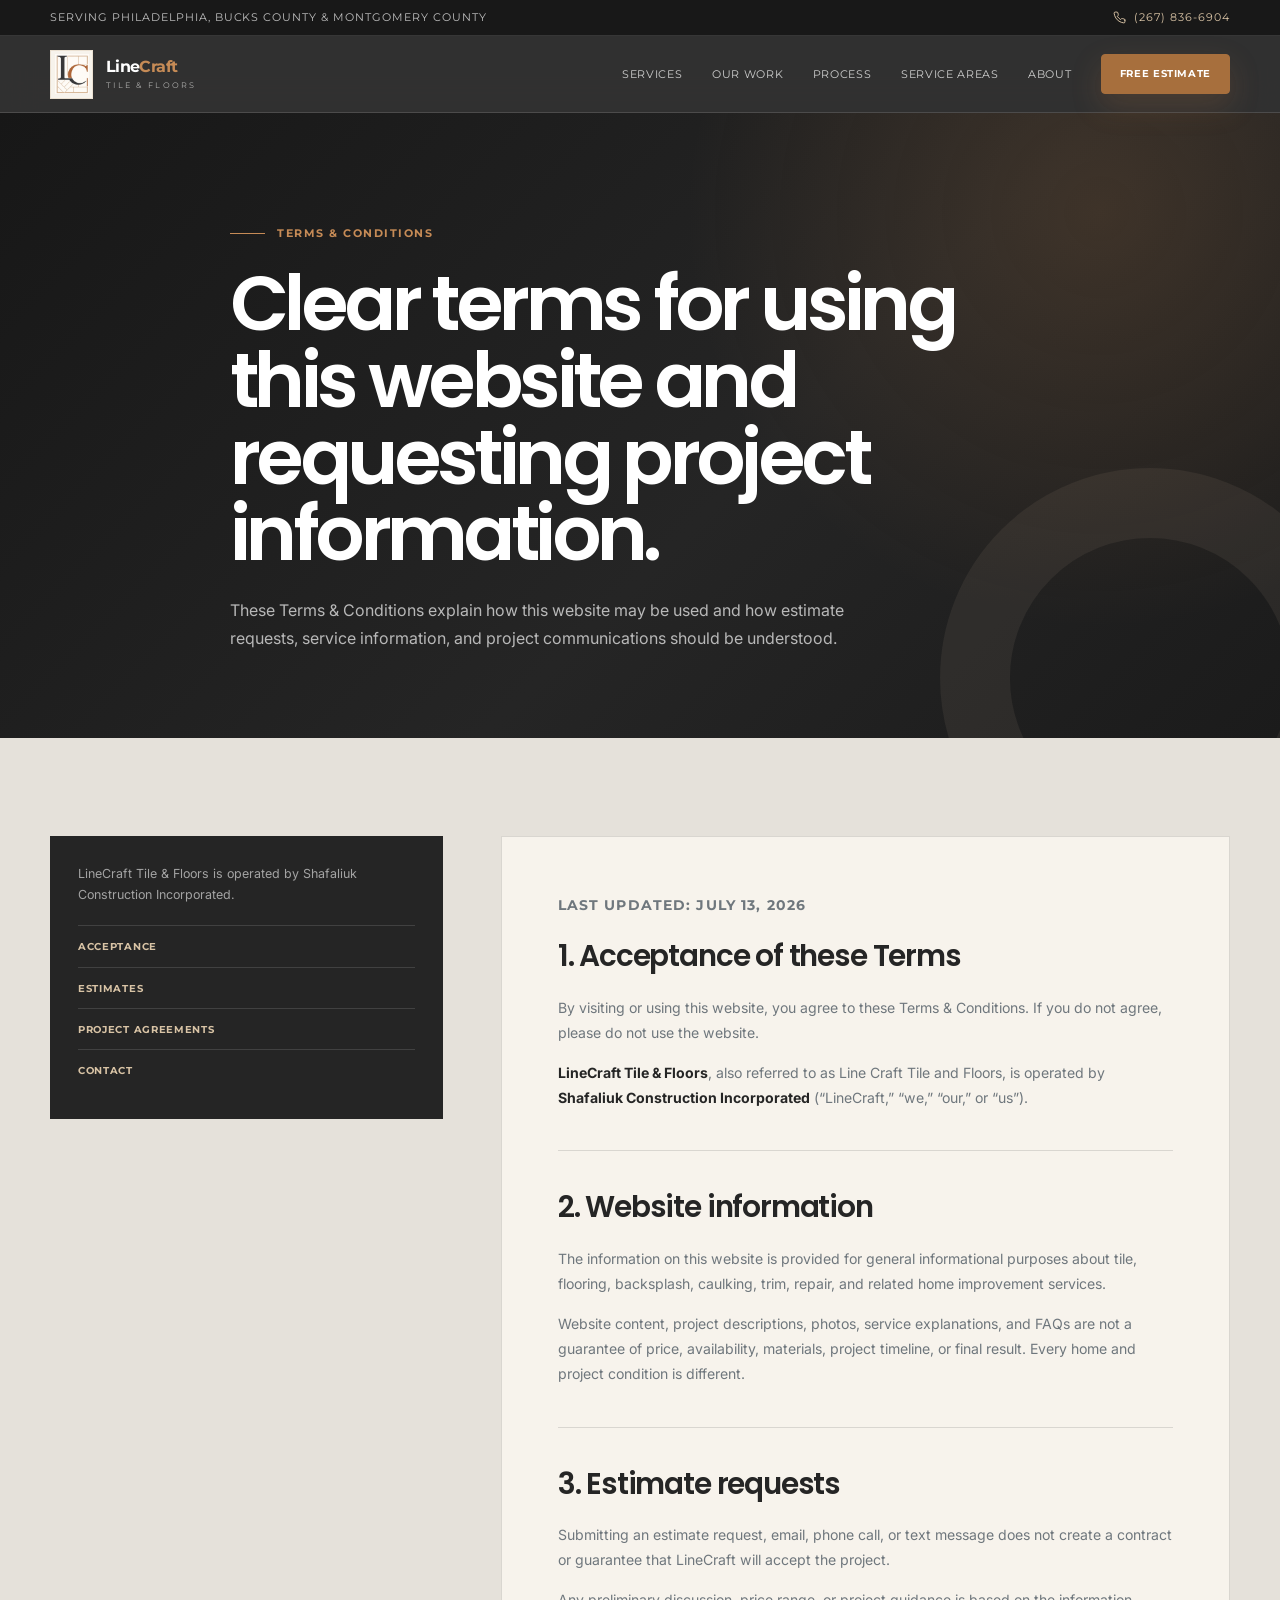
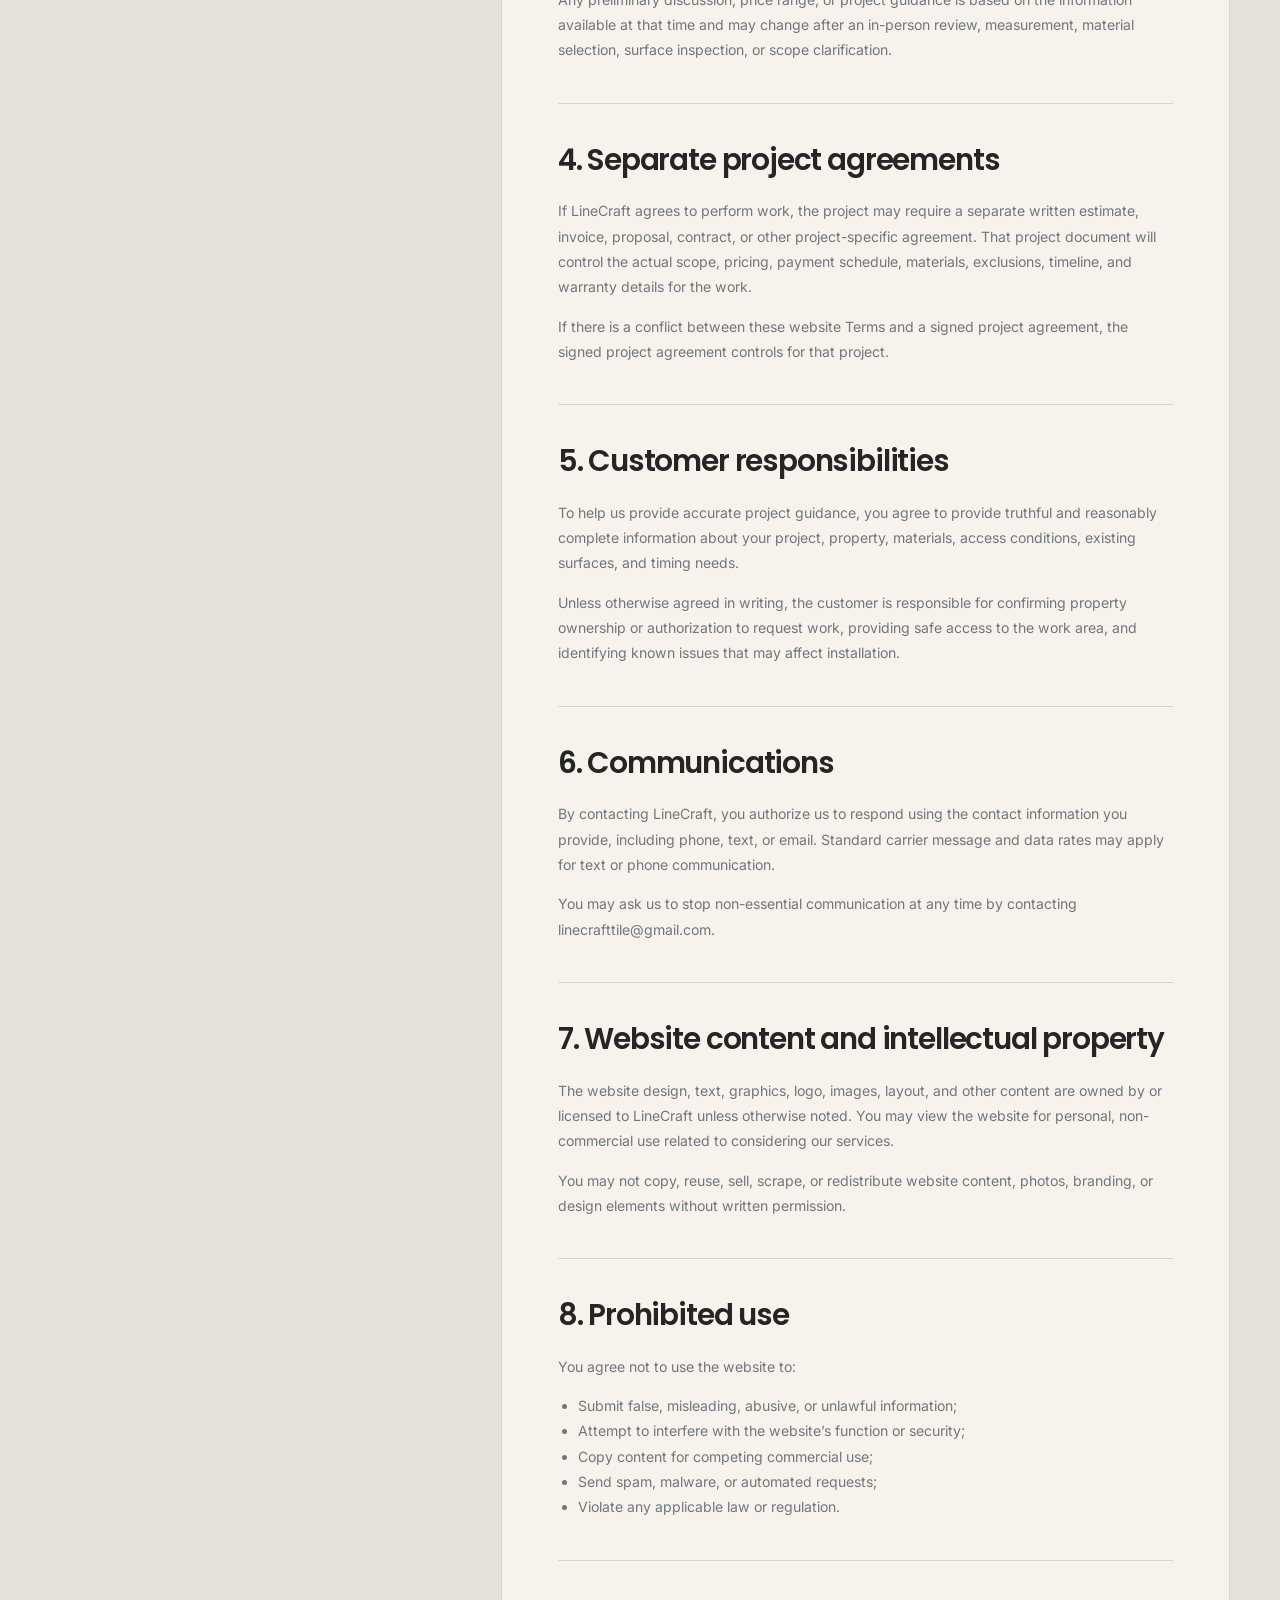
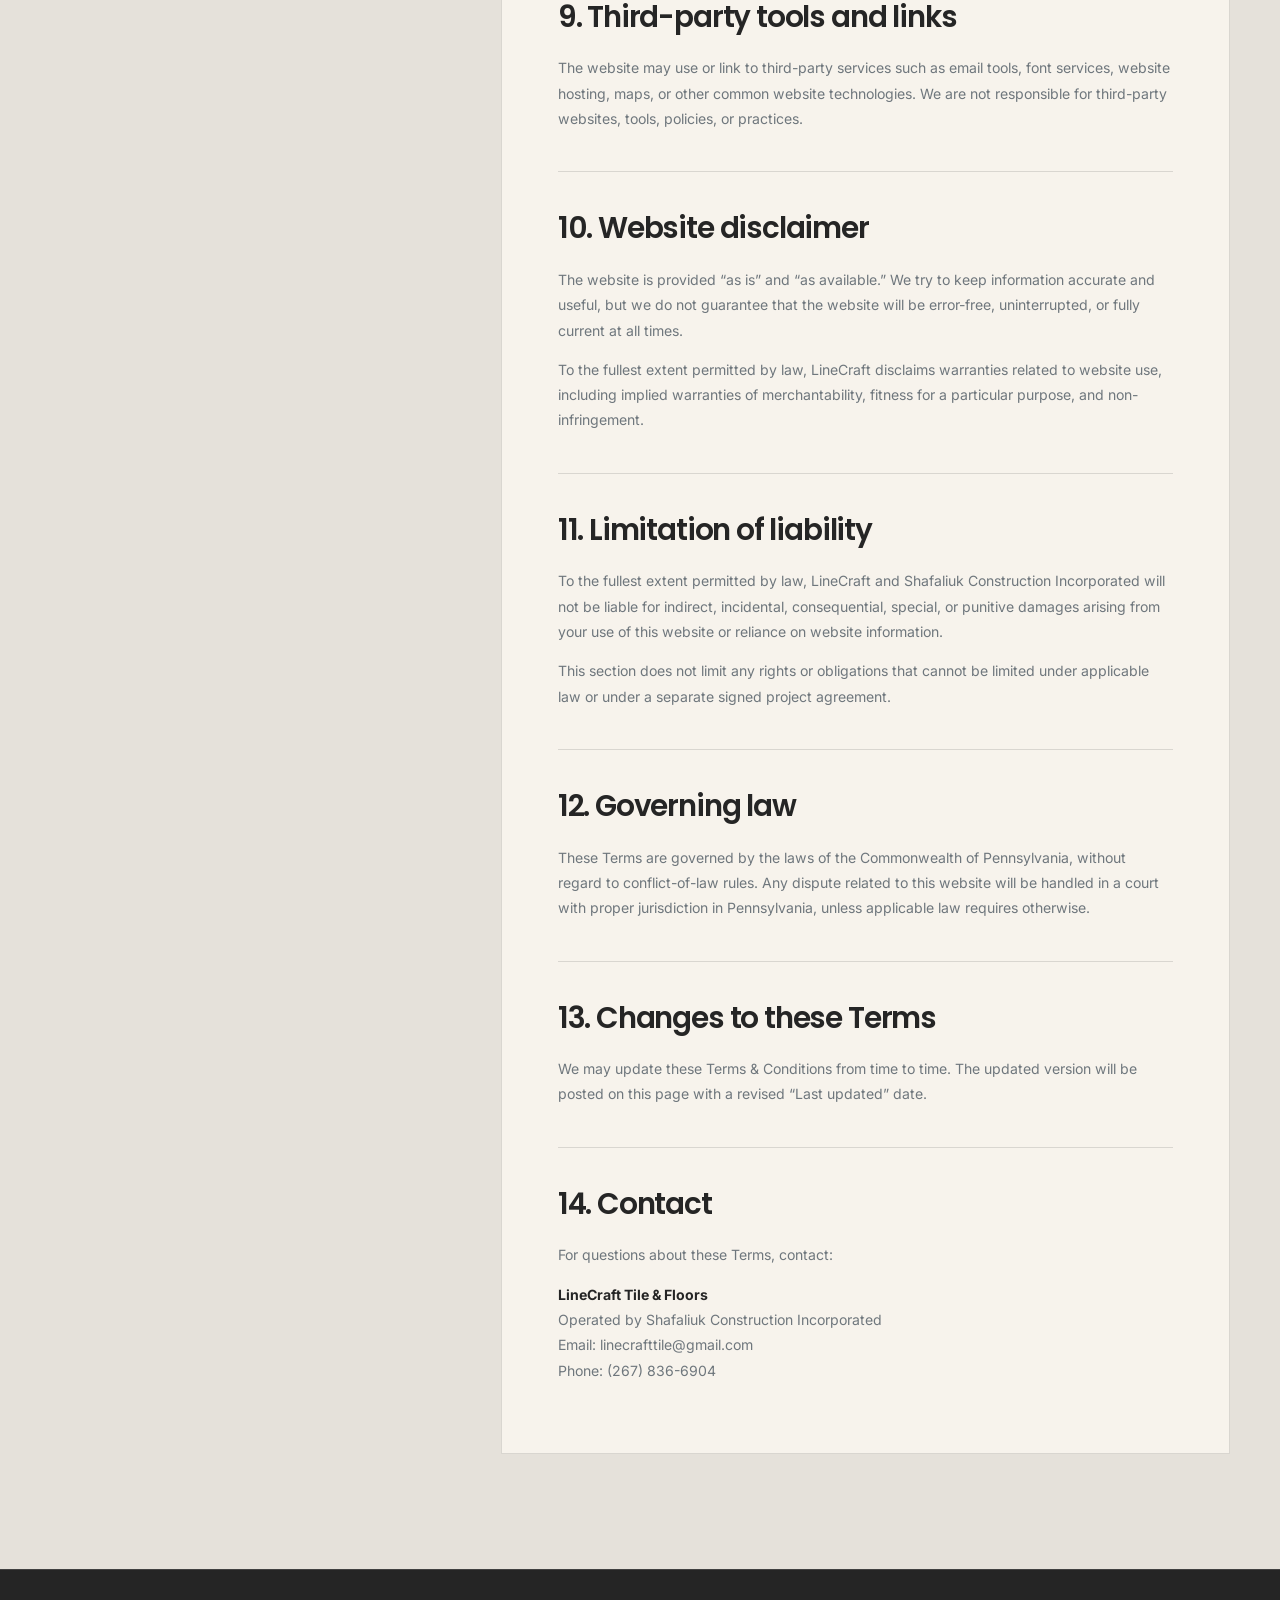
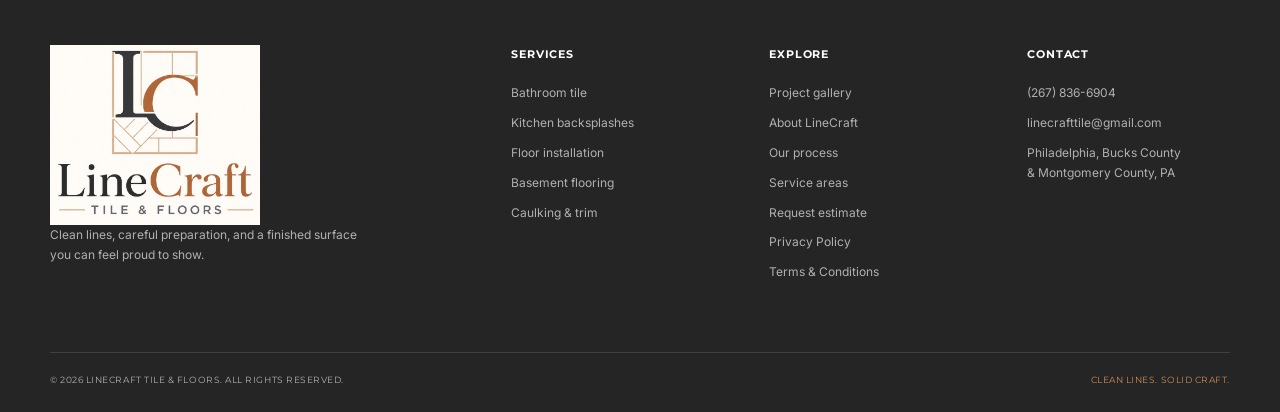
<file: terms-and-conditions.html>
<!doctype html>
<html lang="en">
<head>
  <meta charset="utf-8">
  <meta name="viewport" content="width=device-width, initial-scale=1">
  <title>Terms & Conditions | LineCraft Tile & Floors</title>
  <meta name="description" content="Terms and Conditions for using the LineCraft Tile & Floors website and requesting tile, flooring, caulking, trim, and estimate information.">
  <meta name="robots" content="index,follow,max-image-preview:large">
  <meta name="theme-color" content="#252525">
  <link rel="canonical" href="https://www.linecrafttile.com/terms-and-conditions.html">
  <link rel="icon" href="assets/linecraft-mark.webp" type="image/webp">
  <link rel="preconnect" href="https://fonts.googleapis.com">
  <link rel="preconnect" href="https://fonts.gstatic.com" crossorigin>
  <link href="https://fonts.googleapis.com/css2?family=Inter:wght@400;500;600;700&family=Merriweather:ital@1&family=Montserrat:wght@600;700&family=Poppins:wght@500;600;700&display=swap" rel="stylesheet">
  <link rel="stylesheet" href="styles.css">

  <meta property="og:type" content="website">
  <meta property="og:title" content="Terms & Conditions | LineCraft Tile & Floors">
  <meta property="og:description" content="Terms for website use, estimate requests, project communications, and service information from LineCraft Tile & Floors.">
  <meta property="og:url" content="https://www.linecrafttile.com/terms-and-conditions.html">
  <meta property="og:image" content="https://www.linecrafttile.com/assets/hero-bathroom.webp">
  <meta property="og:locale" content="en_US">
</head>
<body>
  <a class="skip-link" href="#main-content">Skip to main content</a>

  <div class="topbar">
    <div class="container topbar__inner">
      <p>Serving Philadelphia, Bucks County &amp; Montgomery County</p>
      <a href="tel:+12678366904" aria-label="Call LineCraft Tile and Floors at 267-836-6904">
        <svg aria-hidden="true" viewBox="0 0 24 24"><path d="M22 16.92v3a2 2 0 0 1-2.18 2 19.79 19.79 0 0 1-8.63-3.07 19.5 19.5 0 0 1-6-6A19.79 19.79 0 0 1 2.12 4.18 2 2 0 0 1 4.11 2h3a2 2 0 0 1 2 1.72c.12.9.33 1.78.62 2.63a2 2 0 0 1-.45 2.11L8 9.73a16 16 0 0 0 6 6l1.27-1.27a2 2 0 0 1 2.11-.45c.85.29 1.73.5 2.63.62A2 2 0 0 1 22 16.92Z"/></svg>
        (267) 836-6904
      </a>
    </div>
  </div>

  <header class="site-header" data-header>
    <div class="container site-header__inner">
      <a class="brand" href="index.html#top" aria-label="LineCraft Tile and Floors home">
        <span class="brand__mark"><img src="assets/linecraft-mark.webp" alt="" width="512" height="512"></span>
        <span class="brand__text">
          <strong>Line<span>Craft</span></strong>
          <small>Tile &amp; Floors</small>
        </span>
      </a>

      <button class="menu-toggle" type="button" aria-expanded="false" aria-controls="main-navigation" data-menu-toggle>
        <span class="sr-only">Open menu</span>
        <span></span><span></span><span></span>
      </button>

      <nav class="main-nav" id="main-navigation" aria-label="Main navigation" data-menu>
        <a href="index.html#services">Services</a>
        <a href="index.html#work">Our Work</a>
        <a href="index.html#process">Process</a>
        <a href="index.html#areas">Service Areas</a>
        <a href="index.html#about">About</a>
        <a class="button button--small" href="index.html#estimate">Free Estimate</a>
      </nav>
    </div>
  </header>

  <main id="main-content">
    <section class="legal-hero" aria-labelledby="terms-title">
      <div class="container legal-hero__content reveal">
        <p class="eyebrow eyebrow--light"><span></span> Terms &amp; Conditions</p>
        <h1 id="terms-title">Clear terms for using this website and requesting project information.</h1>
        <p>These Terms &amp; Conditions explain how this website may be used and how estimate requests, service information, and project communications should be understood.</p>
      </div>
    </section>

    <section class="section legal-page">
      <div class="container legal-layout">
        <aside class="legal-sidebar reveal" aria-label="Terms quick links">
          <p>LineCraft Tile &amp; Floors is operated by Shafaliuk Construction Incorporated.</p>
          <a href="#acceptance">Acceptance</a>
          <a href="#estimates">Estimates</a>
          <a href="#contracts">Project agreements</a>
          <a href="#contact">Contact</a>
        </aside>

        <article class="legal-content reveal">
          <p class="legal-meta">Last updated: July 13, 2026</p>

          <section id="acceptance">
            <h2>1. Acceptance of these Terms</h2>
            <p>By visiting or using this website, you agree to these Terms &amp; Conditions. If you do not agree, please do not use the website.</p>
            <p><strong>LineCraft Tile &amp; Floors</strong>, also referred to as Line Craft Tile and Floors, is operated by <strong>Shafaliuk Construction Incorporated</strong> (“LineCraft,” “we,” “our,” or “us”).</p>
          </section>

          <section id="website-use">
            <h2>2. Website information</h2>
            <p>The information on this website is provided for general informational purposes about tile, flooring, backsplash, caulking, trim, repair, and related home improvement services.</p>
            <p>Website content, project descriptions, photos, service explanations, and FAQs are not a guarantee of price, availability, materials, project timeline, or final result. Every home and project condition is different.</p>
          </section>

          <section id="estimates">
            <h2>3. Estimate requests</h2>
            <p>Submitting an estimate request, email, phone call, or text message does not create a contract or guarantee that LineCraft will accept the project.</p>
            <p>Any preliminary discussion, price range, or project guidance is based on the information available at that time and may change after an in-person review, measurement, material selection, surface inspection, or scope clarification.</p>
          </section>

          <section id="contracts">
            <h2>4. Separate project agreements</h2>
            <p>If LineCraft agrees to perform work, the project may require a separate written estimate, invoice, proposal, contract, or other project-specific agreement. That project document will control the actual scope, pricing, payment schedule, materials, exclusions, timeline, and warranty details for the work.</p>
            <p>If there is a conflict between these website Terms and a signed project agreement, the signed project agreement controls for that project.</p>
          </section>

          <section id="customer-responsibilities">
            <h2>5. Customer responsibilities</h2>
            <p>To help us provide accurate project guidance, you agree to provide truthful and reasonably complete information about your project, property, materials, access conditions, existing surfaces, and timing needs.</p>
            <p>Unless otherwise agreed in writing, the customer is responsible for confirming property ownership or authorization to request work, providing safe access to the work area, and identifying known issues that may affect installation.</p>
          </section>

          <section id="communications">
            <h2>6. Communications</h2>
            <p>By contacting LineCraft, you authorize us to respond using the contact information you provide, including phone, text, or email. Standard carrier message and data rates may apply for text or phone communication.</p>
            <p>You may ask us to stop non-essential communication at any time by contacting <a href="mailto:linecrafttile@gmail.com">linecrafttile@gmail.com</a>.</p>
          </section>

          <section id="intellectual-property">
            <h2>7. Website content and intellectual property</h2>
            <p>The website design, text, graphics, logo, images, layout, and other content are owned by or licensed to LineCraft unless otherwise noted. You may view the website for personal, non-commercial use related to considering our services.</p>
            <p>You may not copy, reuse, sell, scrape, or redistribute website content, photos, branding, or design elements without written permission.</p>
          </section>

          <section id="prohibited-use">
            <h2>8. Prohibited use</h2>
            <p>You agree not to use the website to:</p>
            <ul>
              <li>Submit false, misleading, abusive, or unlawful information;</li>
              <li>Attempt to interfere with the website’s function or security;</li>
              <li>Copy content for competing commercial use;</li>
              <li>Send spam, malware, or automated requests;</li>
              <li>Violate any applicable law or regulation.</li>
            </ul>
          </section>

          <section id="third-party">
            <h2>9. Third-party tools and links</h2>
            <p>The website may use or link to third-party services such as email tools, font services, website hosting, maps, or other common website technologies. We are not responsible for third-party websites, tools, policies, or practices.</p>
          </section>

          <section id="disclaimer">
            <h2>10. Website disclaimer</h2>
            <p>The website is provided “as is” and “as available.” We try to keep information accurate and useful, but we do not guarantee that the website will be error-free, uninterrupted, or fully current at all times.</p>
            <p>To the fullest extent permitted by law, LineCraft disclaims warranties related to website use, including implied warranties of merchantability, fitness for a particular purpose, and non-infringement.</p>
          </section>

          <section id="liability">
            <h2>11. Limitation of liability</h2>
            <p>To the fullest extent permitted by law, LineCraft and Shafaliuk Construction Incorporated will not be liable for indirect, incidental, consequential, special, or punitive damages arising from your use of this website or reliance on website information.</p>
            <p>This section does not limit any rights or obligations that cannot be limited under applicable law or under a separate signed project agreement.</p>
          </section>

          <section id="governing-law">
            <h2>12. Governing law</h2>
            <p>These Terms are governed by the laws of the Commonwealth of Pennsylvania, without regard to conflict-of-law rules. Any dispute related to this website will be handled in a court with proper jurisdiction in Pennsylvania, unless applicable law requires otherwise.</p>
          </section>

          <section id="changes">
            <h2>13. Changes to these Terms</h2>
            <p>We may update these Terms &amp; Conditions from time to time. The updated version will be posted on this page with a revised “Last updated” date.</p>
          </section>

          <section id="contact">
            <h2>14. Contact</h2>
            <p>For questions about these Terms, contact:</p>
            <p><strong>LineCraft Tile &amp; Floors</strong><br>Operated by Shafaliuk Construction Incorporated<br>Email: <a href="mailto:linecrafttile@gmail.com">linecrafttile@gmail.com</a><br>Phone: <a href="tel:+12678366904">(267) 836-6904</a></p>
          </section>
        </article>
      </div>
    </section>
  </main>

  <footer class="site-footer">
    <div class="container site-footer__top">
      <div class="footer-brand">
        <img src="assets/linecraft-logo.webp" alt="LineCraft Tile and Floors" width="760" height="659" loading="lazy">
        <p>Clean lines, careful preparation, and a finished surface you can feel proud to show.</p>
      </div>
      <div>
        <h2>Services</h2>
        <a href="index.html#services">Bathroom tile</a>
        <a href="index.html#services">Kitchen backsplashes</a>
        <a href="index.html#services">Floor installation</a>
        <a href="index.html#services">Basement flooring</a>
        <a href="index.html#services">Caulking &amp; trim</a>
      </div>
      <div>
        <h2>Explore</h2>
        <a href="index.html#work">Project gallery</a>
        <a href="index.html#about">About LineCraft</a>
        <a href="index.html#process">Our process</a>
        <a href="index.html#areas">Service areas</a>
        <a href="index.html#estimate">Request estimate</a>
        <a href="privacy-policy.html">Privacy Policy</a>
        <a href="terms-and-conditions.html">Terms &amp; Conditions</a>
      </div>
      <div>
        <h2>Contact</h2>
        <a href="tel:+12678366904">(267) 836-6904</a>
        <a href="mailto:linecrafttile@gmail.com">linecrafttile@gmail.com</a>
        <p>Philadelphia, Bucks County<br>&amp; Montgomery County, PA</p>
      </div>
    </div>
    <div class="container site-footer__bottom">
      <p>© <span data-year></span> LineCraft Tile &amp; Floors. All rights reserved.</p>
      <p>Clean Lines. Solid Craft.</p>
    </div>
  </footer>

  <div class="mobile-actions" aria-label="Quick contact actions">
    <a href="tel:+12678366904"><svg aria-hidden="true" viewBox="0 0 24 24"><path d="M22 16.92v3a2 2 0 0 1-2.18 2 19.79 19.79 0 0 1-8.63-3.07 19.5 19.5 0 0 1-6-6A19.79 19.79 0 0 1 2.12 4.18 2 2 0 0 1 4.11 2h3a2 2 0 0 1 2 1.72c.12.9.33 1.78.62 2.63a2 2 0 0 1-.45 2.11L8 9.73a16 16 0 0 0 6 6l1.27-1.27a2 2 0 0 1 2.11-.45c.85.29 1.73.5 2.63.62A2 2 0 0 1 22 16.92Z"/></svg>Call now</a>
    <a href="index.html#estimate">Free estimate <span aria-hidden="true">→</span></a>
  </div>

  <script src="script.js" defer></script>
</body>
</html>
</file>
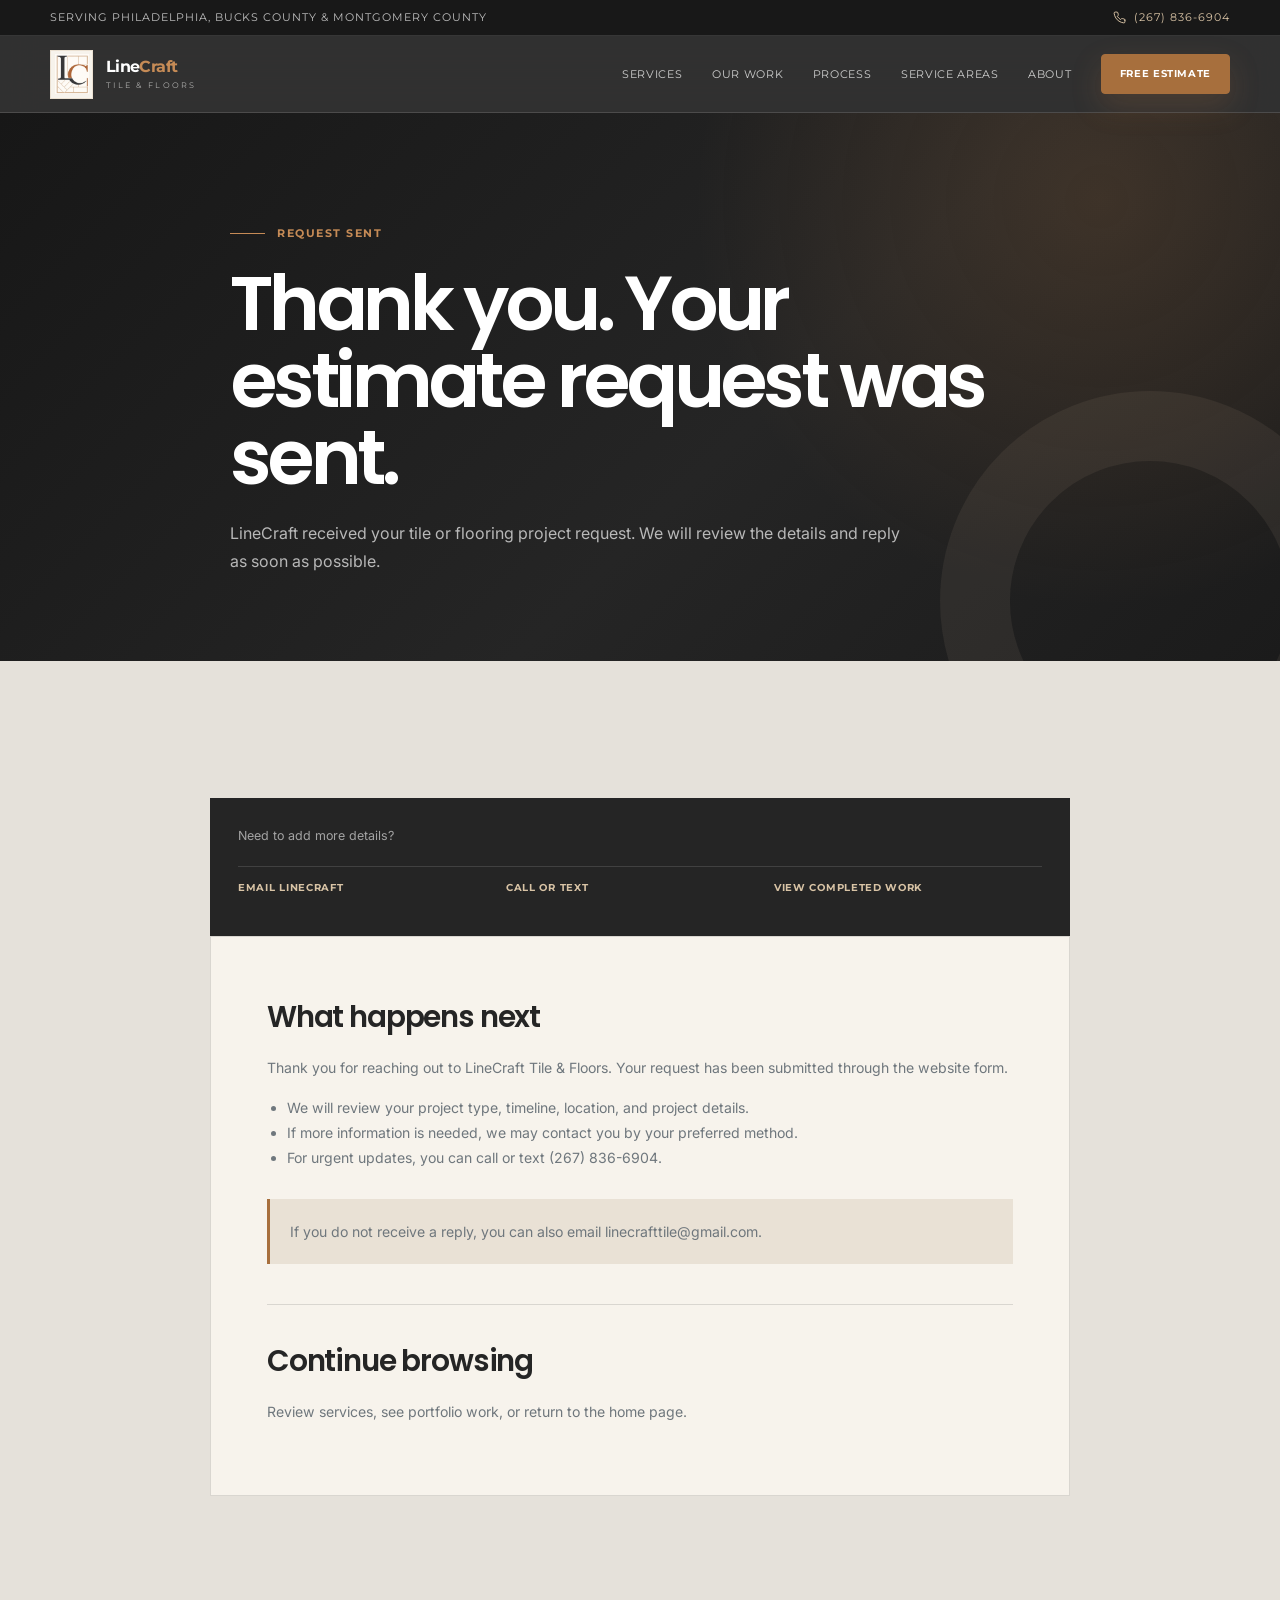
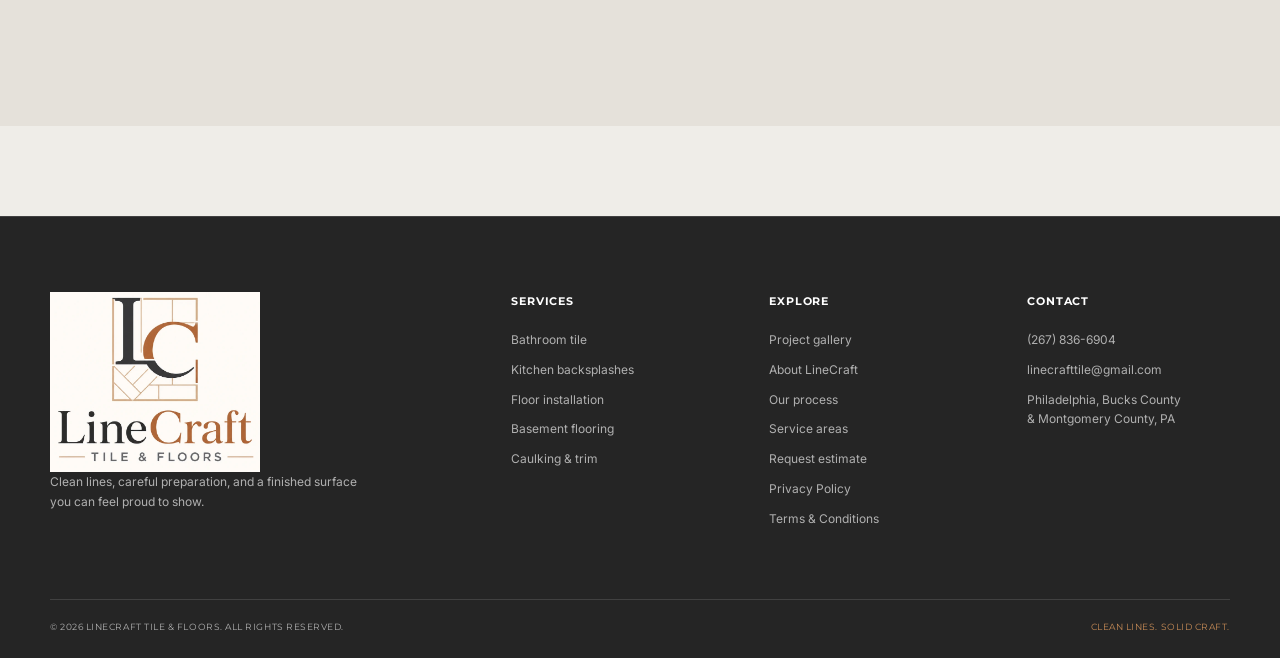
<file: thank-you.html>
<!DOCTYPE html>
<html lang="en">
<head>
  <meta charset="UTF-8">
  <meta name="viewport" content="width=device-width, initial-scale=1.0">
  <meta name="robots" content="noindex, nofollow">
  <title>Estimate Request Sent | LineCraft Tile & Floors</title>
  <meta name="description" content="Thank you for contacting LineCraft Tile & Floors. Your estimate request has been sent.">
  <link rel="icon" href="assets/linecraft-mark.webp" type="image/webp">
  <link rel="preconnect" href="https://fonts.googleapis.com">
  <link rel="preconnect" href="https://fonts.gstatic.com" crossorigin>
  <link href="https://fonts.googleapis.com/css2?family=Inter:wght@400;500;600;700&family=Merriweather:ital,wght@1,700&family=Montserrat:wght@600;700;800&family=Poppins:wght@500;600;700;800&display=swap" rel="stylesheet">
  <link rel="stylesheet" href="styles.css">
</head>
<body class="thank-you-page">
  <a class="skip-link" href="#main-content">Skip to main content</a>

  <div class="topbar">
    <div class="container topbar__inner">
      <p>Serving Philadelphia, Bucks County &amp; Montgomery County</p>
      <a href="tel:+12678366904" aria-label="Call LineCraft Tile and Floors at 267-836-6904">
        <svg aria-hidden="true" viewBox="0 0 24 24"><path d="M22 16.92v3a2 2 0 0 1-2.18 2 19.79 19.79 0 0 1-8.63-3.07 19.5 19.5 0 0 1-6-6A19.79 19.79 0 0 1 2.12 4.18 2 2 0 0 1 4.11 2h3a2 2 0 0 1 2 1.72c.12.9.33 1.78.62 2.63a2 2 0 0 1-.45 2.11L8 9.73a16 16 0 0 0 6 6l1.27-1.27a2 2 0 0 1 2.11-.45c.85.29 1.73.5 2.63.62A2 2 0 0 1 22 16.92Z"/></svg>
        (267) 836-6904
      </a>
    </div>
  </div>

  <header class="site-header" id="top" data-header>
    <div class="container site-header__inner">
      <a class="brand" href="index.html#top" aria-label="LineCraft Tile and Floors home">
        <span class="brand__mark"><img src="assets/linecraft-mark.webp" alt="" width="512" height="512"></span>
        <span class="brand__text">
          <strong>Line<span>Craft</span></strong>
          <small>Tile &amp; Floors</small>
        </span>
      </a>

      <button class="menu-toggle" type="button" aria-expanded="false" aria-controls="main-navigation" data-menu-toggle>
        <span class="sr-only">Open menu</span>
        <span></span><span></span><span></span>
      </button>

      <nav class="main-nav" id="main-navigation" aria-label="Main navigation" data-menu>
        <a href="index.html#services">Services</a>
        <a href="index.html#work">Our Work</a>
        <a href="index.html#process">Process</a>
        <a href="index.html#areas">Service Areas</a>
        <a href="index.html#about">About</a>
        <a class="button button--small" href="index.html#estimate">Free Estimate</a>
      </nav>
    </div>
  </header>

  <main id="main-content">
    <section class="legal-hero">
      <div class="container legal-hero__content reveal">
        <p class="eyebrow eyebrow--light"><span></span> Request sent</p>
        <h1>Thank you. Your estimate request was sent.</h1>
        <p>LineCraft received your tile or flooring project request. We will review the details and reply as soon as possible.</p>
      </div>
    </section>

    <section class="legal-page thank-you-section">
      <div class="container legal-layout">
        <aside class="legal-sidebar reveal" aria-label="Next steps">
          <p>Need to add more details?</p>
          <a href="mailto:linecrafttile@gmail.com">Email LineCraft</a>
          <a href="tel:+12678366904">Call or text</a>
          <a href="index.html#work">View completed work</a>
        </aside>

        <article class="legal-content reveal">
          <section>
            <h2>What happens next</h2>
            <p>Thank you for reaching out to LineCraft Tile &amp; Floors. Your request has been submitted through the website form.</p>
            <ul>
              <li>We will review your project type, timeline, location, and project details.</li>
              <li>If more information is needed, we may contact you by your preferred method.</li>
              <li>For urgent updates, you can call or text <a href="tel:+12678366904">(267) 836-6904</a>.</li>
            </ul>
            <div class="legal-callout">
              <p>If you do not receive a reply, you can also email <a href="mailto:linecrafttile@gmail.com">linecrafttile@gmail.com</a>.</p>
            </div>
          </section>

          <section>
            <h2>Continue browsing</h2>
            <p><a href="index.html#services">Review services</a>, <a href="index.html#work">see portfolio work</a>, or return to the <a href="index.html#top">home page</a>.</p>
          </section>
        </article>
      </div>
    </section>
  </main>

  <footer class="site-footer">
    <div class="container site-footer__top">
      <div class="footer-brand">
        <img src="assets/linecraft-logo.webp" alt="LineCraft Tile and Floors" width="760" height="659" loading="lazy">
        <p>Clean lines, careful preparation, and a finished surface you can feel proud to show.</p>
      </div>
      <div>
        <h2>Services</h2>
        <a href="index.html#services">Bathroom tile</a>
        <a href="index.html#services">Kitchen backsplashes</a>
        <a href="index.html#services">Floor installation</a>
        <a href="index.html#services">Basement flooring</a>
        <a href="index.html#services">Caulking &amp; trim</a>
      </div>
      <div>
        <h2>Explore</h2>
        <a href="index.html#work">Project gallery</a>
        <a href="index.html#about">About LineCraft</a>
        <a href="index.html#process">Our process</a>
        <a href="index.html#areas">Service areas</a>
        <a href="index.html#estimate">Request estimate</a>
        <a href="privacy-policy.html">Privacy Policy</a>
        <a href="terms-and-conditions.html">Terms &amp; Conditions</a>
      </div>
      <div>
        <h2>Contact</h2>
        <a href="tel:+12678366904">(267) 836-6904</a>
        <a href="mailto:linecrafttile@gmail.com">linecrafttile@gmail.com</a>
        <p>Philadelphia, Bucks County<br>&amp; Montgomery County, PA</p>
      </div>
    </div>
    <div class="container site-footer__bottom">
      <p>© <span data-year></span> LineCraft Tile &amp; Floors. All rights reserved.</p>
      <p>Clean Lines. Solid Craft.</p>
    </div>
  </footer>

  <script src="script.js" defer></script>
</body>
</html>
</file>
<file: styles.css>
:root {
  --charcoal: #252525;
  --charcoal-2: #1c1c1c;
  --charcoal-3: #30302f;
  --copper: #a76f3d;
  --copper-light: #c68b56;
  --sand: #d8c3a5;
  --ivory: #f7f3ec;
  --slate: #6f777d;
  --white: #fff;
  --line-dark: rgba(255, 255, 255, .13);
  --line-light: rgba(37, 37, 37, .14);
  --shadow: 0 28px 70px rgba(14, 13, 11, .18);
  --container: 1180px;
  --radius: 4px;
  --font-heading: "Poppins", system-ui, sans-serif;
  --font-body: "Inter", system-ui, sans-serif;
  --font-brand: "Montserrat", system-ui, sans-serif;
  --font-accent: "Merriweather", Georgia, serif;
}

*,
*::before,
*::after {
  box-sizing: border-box;
}

html {
  scroll-behavior: smooth;
  scroll-padding-top: 94px;
}

body {
  margin: 0;
  color: var(--charcoal);
  background: #efede8;
  font-family: var(--font-body);
  line-height: 1.65;
  text-rendering: optimizeLegibility;
}

body.menu-open {
  overflow: hidden;
}

img {
  display: block;
  max-width: 100%;
}

a {
  color: inherit;
  text-decoration: none;
}

button,
input,
select,
textarea {
  font: inherit;
}

button,
summary {
  cursor: pointer;
}

svg {
  fill: none;
  stroke: currentColor;
  stroke-linecap: round;
  stroke-linejoin: round;
  stroke-width: 1.8;
}

.container {
  width: min(calc(100% - 48px), var(--container));
  margin-inline: auto;
}

.section {
  padding: 120px 0;
}

.sr-only {
  position: absolute;
  width: 1px;
  height: 1px;
  padding: 0;
  margin: -1px;
  overflow: hidden;
  clip: rect(0, 0, 0, 0);
  white-space: nowrap;
  border: 0;
}

.skip-link {
  position: fixed;
  z-index: 9999;
  top: 12px;
  left: 12px;
  padding: 10px 16px;
  color: var(--white);
  background: var(--copper);
  transform: translateY(-150%);
}

.skip-link:focus {
  transform: translateY(0);
}

:focus-visible {
  outline: 3px solid var(--copper-light);
  outline-offset: 4px;
}

.topbar {
  color: rgba(255, 255, 255, .72);
  background: #181818;
  border-bottom: 1px solid var(--line-dark);
  font-family: var(--font-brand);
  font-size: .68rem;
  letter-spacing: .09em;
  text-transform: uppercase;
}

.topbar__inner {
  display: flex;
  min-height: 35px;
  align-items: center;
  justify-content: space-between;
  gap: 24px;
}

.topbar p {
  margin: 0;
}

.topbar a {
  display: flex;
  align-items: center;
  gap: 8px;
  color: var(--sand);
}

.topbar svg {
  width: 13px;
}

.site-header {
  position: sticky;
  z-index: 100;
  top: 0;
  color: var(--white);
  background: rgba(37, 37, 37, .94);
  border-bottom: 1px solid var(--line-dark);
  backdrop-filter: blur(16px);
}

.site-header__inner {
  display: flex;
  min-height: 76px;
  align-items: center;
  justify-content: space-between;
}

.brand {
  display: inline-flex;
  align-items: center;
  gap: 13px;
}

.brand__mark {
  display: grid;
  width: 43px;
  height: 49px;
  place-items: center;
  overflow: hidden;
  background: var(--ivory);
  border: 1px solid rgba(216, 195, 165, .38);
}

.brand__mark img {
  width: 40px;
  height: 47px;
  object-fit: contain;
}

.brand__text {
  display: flex;
  flex-direction: column;
  line-height: 1;
}

.brand__text strong {
  font-family: var(--font-brand);
  font-size: 1rem;
  letter-spacing: -.04em;
}

.brand__text strong span {
  color: var(--copper-light);
}

.brand__text small {
  margin-top: 6px;
  color: rgba(255, 255, 255, .6);
  font-family: var(--font-brand);
  font-size: .53rem;
  letter-spacing: .27em;
  text-transform: uppercase;
}

.main-nav {
  display: flex;
  align-items: center;
  gap: clamp(20px, 2.3vw, 34px);
  font-family: var(--font-brand);
  font-size: .7rem;
  letter-spacing: .06em;
  text-transform: uppercase;
}

.main-nav > a:not(.button) {
  position: relative;
  padding: 28px 0;
  color: rgba(255, 255, 255, .76);
}

.main-nav > a:not(.button)::after {
  position: absolute;
  right: 0;
  bottom: 20px;
  left: 0;
  height: 1px;
  content: "";
  background: var(--copper-light);
  transform: scaleX(0);
  transform-origin: left;
  transition: transform .25s ease;
}

.main-nav > a:hover {
  color: var(--white);
}

.main-nav > a:hover::after {
  transform: scaleX(1);
}

.menu-toggle {
  display: none;
  width: 44px;
  height: 44px;
  padding: 10px;
  color: var(--white);
  background: transparent;
  border: 0;
}

.menu-toggle span:not(.sr-only) {
  display: block;
  width: 24px;
  height: 1px;
  margin: 6px auto;
  background: currentColor;
  transition: transform .25s, opacity .25s;
}

.button {
  display: inline-flex;
  min-height: 52px;
  align-items: center;
  justify-content: center;
  gap: 16px;
  padding: 0 25px;
  color: var(--white);
  background: var(--copper);
  border: 1px solid var(--copper);
  border-radius: var(--radius);
  box-shadow: 0 12px 30px rgba(167, 111, 61, .22);
  font-family: var(--font-brand);
  font-size: .71rem;
  font-weight: 700;
  letter-spacing: .06em;
  text-transform: uppercase;
  transition: color .25s, background .25s, border-color .25s, transform .25s;
}

.button:hover {
  background: #bb7d47;
  border-color: #bb7d47;
  transform: translateY(-2px);
}

.button:disabled,
.button.is-confirmed {
  cursor: default;
  background: var(--charcoal);
  border-color: var(--charcoal);
  box-shadow: none;
  transform: none;
}

.button svg {
  width: 19px;
}

.button--small {
  min-height: 40px;
  padding: 0 18px;
  font-size: .65rem;
}

.button--outline-light {
  background: transparent;
  border-color: rgba(255, 255, 255, .4);
  box-shadow: none;
}

.button--outline-light:hover {
  color: var(--charcoal);
  background: var(--white);
  border-color: var(--white);
}

.button--full {
  width: 100%;
}

.eyebrow {
  display: flex;
  align-items: center;
  gap: 12px;
  margin: 0 0 22px;
  color: var(--copper);
  font-family: var(--font-brand);
  font-size: .68rem;
  font-weight: 700;
  letter-spacing: .14em;
  text-transform: uppercase;
}

.eyebrow > span {
  width: 35px;
  height: 1px;
  background: currentColor;
}

.eyebrow--light {
  color: var(--copper-light);
}

.text-link {
  display: inline-flex;
  align-items: center;
  gap: 12px;
  color: var(--charcoal);
  font-family: var(--font-brand);
  font-size: .72rem;
  font-weight: 700;
  letter-spacing: .05em;
  text-transform: uppercase;
}

.text-link svg {
  width: 18px;
  transition: transform .2s;
}

.text-link:hover svg {
  transform: translateX(4px);
}

.text-link--light {
  color: var(--white);
}

.hero {
  position: relative;
  min-height: 780px;
  overflow: hidden;
  color: var(--white);
  background: var(--charcoal-2);
}

.hero__image,
.hero__overlay,
.hero__grid-pattern {
  position: absolute;
  inset: 0;
  width: 100%;
  height: 100%;
}

.hero__image {
  object-fit: cover;
  object-position: center;
}

.hero__overlay {
  background:
    linear-gradient(90deg, rgba(18, 17, 16, .97) 0%, rgba(18, 17, 16, .87) 33%, rgba(18, 17, 16, .36) 62%, rgba(18, 17, 16, .16) 100%),
    linear-gradient(0deg, rgba(18, 17, 16, .74) 0%, transparent 33%);
}

.hero__grid-pattern {
  left: auto;
  width: 35%;
  opacity: .16;
  background-image:
    linear-gradient(rgba(216, 195, 165, .65) 1px, transparent 1px),
    linear-gradient(90deg, rgba(216, 195, 165, .65) 1px, transparent 1px);
  background-size: 90px 90px;
  mask-image: linear-gradient(90deg, transparent, #000);
}

.hero__content {
  position: relative;
  z-index: 2;
  display: flex;
  min-height: 780px;
  flex-direction: column;
  justify-content: center;
  padding-top: 55px;
}

.hero__copy {
  max-width: 710px;
}

.hero h1 {
  max-width: 760px;
  margin: 0;
  font-family: var(--font-heading);
  font-size: clamp(3.4rem, 6.4vw, 6.4rem);
  font-weight: 600;
  letter-spacing: -.065em;
  line-height: .98;
}

.hero h1 em {
  color: var(--sand);
  font-family: var(--font-accent);
  font-weight: 400;
}

.hero__lead {
  max-width: 650px;
  margin: 30px 0 0;
  color: rgba(255, 255, 255, .75);
  font-size: 1.05rem;
  line-height: 1.75;
}

.hero__actions {
  display: flex;
  position: relative;
  z-index: 3;
  align-items: center;
  gap: 26px;
  margin-top: 38px;
}

.hero__actions .button {
  min-width: 245px;
  min-height: 56px;
  line-height: 1;
  white-space: nowrap;
}

.hero__actions .button:hover {
  transform: none;
}

.hero__secondary-action {
  display: inline-flex;
  min-height: 56px;
  align-items: center;
  gap: 12px;
  padding-inline: 2px;
  color: var(--white);
  font-family: var(--font-brand);
  font-size: .72rem;
  font-weight: 700;
  letter-spacing: .05em;
  line-height: 1;
  text-transform: uppercase;
  white-space: nowrap;
}

.hero__secondary-action svg {
  width: 18px;
  transition: transform .2s;
}

.hero__secondary-action:hover {
  color: var(--copper-light);
}

.hero__secondary-action:hover svg {
  transform: translateX(4px);
}

.hero__proof {
  display: grid;
  position: absolute;
  right: 0;
  bottom: 24px;
  left: 0;
  grid-template-columns: repeat(3, minmax(0, 1fr));
  width: min(640px, 60%);
}

.hero__proof > div {
  display: grid;
  grid-template-columns: auto 1fr;
  align-items: center;
  gap: 14px;
  padding: 22px 20px 0 0;
}

.hero__proof > div + div {
  padding-left: 22px;
  border-left: 1px solid var(--line-dark);
}

.hero__proof strong {
  color: var(--sand);
  font-family: var(--font-heading);
  font-size: 2rem;
  line-height: 1;
}

.hero__proof span {
  color: rgba(255, 255, 255, .62);
  font-size: .7rem;
  line-height: 1.45;
}

.photo-note {
  position: absolute;
  z-index: 2;
  right: 22px;
  bottom: 16px;
  margin: 0;
  color: rgba(255, 255, 255, .5);
  font-size: .55rem;
  letter-spacing: .04em;
}

.trust-strip {
  color: rgba(255, 255, 255, .72);
  background: var(--charcoal);
  border-top: 1px solid var(--line-dark);
}

.trust-strip__inner {
  display: grid;
  grid-template-columns: repeat(4, 1fr);
}

.trust-strip p {
  display: flex;
  min-height: 78px;
  align-items: center;
  justify-content: center;
  gap: 10px;
  margin: 0;
  border-right: 1px solid var(--line-dark);
  font-family: var(--font-brand);
  font-size: .67rem;
  letter-spacing: .04em;
  text-transform: uppercase;
}

.trust-strip p:first-child {
  border-left: 1px solid var(--line-dark);
}

.trust-strip svg {
  width: 16px;
  color: var(--copper-light);
}

.services {
  background:
    linear-gradient(90deg, transparent 49.96%, rgba(37, 37, 37, .035) 50%, transparent 50.04%),
    #efede8;
}

.section-heading {
  display: grid;
  grid-template-columns: minmax(0, 1.4fr) minmax(280px, .6fr);
  align-items: end;
  gap: 70px;
  margin-bottom: 60px;
}

.section-heading h2,
.about h2,
.areas h2,
.faq h2,
.estimate h2 {
  margin: 0;
  font-family: var(--font-heading);
  font-size: clamp(2.35rem, 4.4vw, 4.25rem);
  font-weight: 600;
  letter-spacing: -.055em;
  line-height: 1.08;
}

.section-heading > p,
.section-heading > div:last-child > p,
.faq__intro > p:last-child {
  margin: 0;
  color: var(--slate);
  font-size: .95rem;
}

.services-grid {
  display: grid;
  grid-template-columns: repeat(3, 1fr);
  border-top: 1px solid var(--line-light);
  border-left: 1px solid var(--line-light);
}

.service-card {
  position: relative;
  min-height: 360px;
  padding: 40px 34px 34px;
  background: rgba(255, 255, 255, .44);
  border-right: 1px solid var(--line-light);
  border-bottom: 1px solid var(--line-light);
  transition: color .3s, background .3s, transform .3s;
}

.service-card:hover {
  z-index: 2;
  color: var(--white);
  background: var(--charcoal);
  transform: translateY(-6px);
  box-shadow: var(--shadow);
}

.service-card__number {
  position: absolute;
  top: 22px;
  right: 24px;
  color: var(--slate);
  font-family: var(--font-brand);
  font-size: .64rem;
  letter-spacing: .12em;
}

.service-card__icon {
  display: grid;
  width: 62px;
  height: 62px;
  margin-bottom: 48px;
  place-items: center;
  color: var(--copper);
  background: rgba(167, 111, 61, .1);
}

.service-card__icon svg {
  width: 35px;
}

.service-card h3 {
  margin: 0 0 14px;
  font-family: var(--font-heading);
  font-size: 1.25rem;
  font-weight: 600;
  letter-spacing: -.025em;
}

.service-card p {
  margin: 0 0 28px;
  color: var(--slate);
  font-size: .84rem;
  line-height: 1.7;
}

.service-card a {
  display: inline-flex;
  gap: 10px;
  color: var(--copper);
  font-family: var(--font-brand);
  font-size: .65rem;
  font-weight: 700;
  letter-spacing: .05em;
  text-transform: uppercase;
}

.service-card:hover p {
  color: rgba(255, 255, 255, .64);
}

.service-card:hover a,
.service-card:hover .service-card__number {
  color: var(--copper-light);
}

.portfolio {
  position: relative;
  color: var(--white);
  background: var(--charcoal-2);
}

.portfolio::before {
  position: absolute;
  top: 0;
  right: 0;
  width: 33%;
  height: 280px;
  content: "";
  opacity: .15;
  background-image:
    linear-gradient(rgba(216, 195, 165, .6) 1px, transparent 1px),
    linear-gradient(90deg, rgba(216, 195, 165, .6) 1px, transparent 1px);
  background-size: 65px 65px;
}

.section-heading--light {
  position: relative;
}

.section-heading--light h2 {
  color: var(--white);
}

.section-heading--light > p,
.section-heading--light > div:last-child > p {
  color: rgba(255, 255, 255, .6);
}

.work-note {
  margin-top: 12px !important;
  color: var(--sand) !important;
  font-size: .73rem !important;
}

.portfolio-filters {
  display: flex;
  flex-wrap: wrap;
  gap: 8px;
  margin-bottom: 28px;
}

.portfolio-filters button {
  padding: 10px 15px;
  color: rgba(255, 255, 255, .6);
  background: transparent;
  border: 1px solid var(--line-dark);
  font-family: var(--font-brand);
  font-size: .62rem;
  letter-spacing: .06em;
  text-transform: uppercase;
}

.portfolio-filters button:hover,
.portfolio-filters button.is-active {
  color: var(--white);
  background: var(--copper);
  border-color: var(--copper);
}

.portfolio-grid {
  display: grid;
  grid-template-columns: repeat(3, 1fr);
  gap: 14px;
}

.project-card {
  position: relative;
  overflow: hidden;
  aspect-ratio: 3 / 4;
  background: #111;
}

.project-card--wide {
  grid-column: span 2;
}

.project-card img {
  width: 100%;
  height: 100%;
  object-fit: cover;
  transition: transform .7s cubic-bezier(.2, .8, .2, 1);
}

.project-card--wide:first-child img {
  object-position: 58% center;
}

.project-card:hover img {
  transform: scale(1.045);
}

.project-card__shade {
  position: absolute;
  inset: 0;
  background: linear-gradient(0deg, rgba(14, 14, 14, .92), rgba(14, 14, 14, .04) 68%);
}

.project-card__tag {
  position: absolute;
  top: 18px;
  right: 18px;
  padding: 7px 10px;
  color: var(--charcoal);
  background: rgba(247, 243, 236, .88);
  font-family: var(--font-brand);
  font-size: .53rem;
  font-weight: 700;
  letter-spacing: .08em;
  text-transform: uppercase;
  backdrop-filter: blur(10px);
}

.project-card__content {
  position: absolute;
  right: 28px;
  bottom: 28px;
  left: 28px;
}

.project-card__content p {
  margin: 0 0 8px;
  color: var(--copper-light);
  font-family: var(--font-brand);
  font-size: .61rem;
  font-weight: 700;
  letter-spacing: .1em;
  text-transform: uppercase;
}

.project-card__content h3 {
  margin: 0 0 8px;
  font-family: var(--font-heading);
  font-size: 1.42rem;
  font-weight: 500;
  letter-spacing: -.03em;
  line-height: 1.2;
}

.project-card__content span {
  display: block;
  color: rgba(255, 255, 255, .54);
  font-size: .7rem;
  line-height: 1.55;
}

.project-card.is-hidden {
  display: none;
}

.portfolio-cta {
  display: flex;
  align-items: center;
  justify-content: space-between;
  gap: 60px;
  padding: 40px 0 0;
}

.portfolio-cta p {
  max-width: 710px;
  margin: 0;
  color: rgba(255, 255, 255, .62);
  font-size: .9rem;
}

.portfolio-cta em {
  color: var(--sand);
  font-family: var(--font-accent);
}

.about {
  background: var(--ivory);
}

.about__grid {
  display: grid;
  grid-template-columns: minmax(320px, .85fr) minmax(0, 1.15fr);
  align-items: center;
  gap: clamp(60px, 9vw, 130px);
}

.about__visual {
  position: relative;
  min-height: 650px;
}

.about__visual::before {
  position: absolute;
  top: -24px;
  right: -24px;
  width: 65%;
  height: 42%;
  content: "";
  border: 1px solid var(--sand);
}

.about__visual img {
  position: relative;
  width: 100%;
  height: 650px;
  object-fit: cover;
  object-position: 60% center;
  filter: saturate(.78);
  box-shadow: var(--shadow);
}

.about__experience {
  position: absolute;
  right: -45px;
  bottom: 45px;
  display: flex;
  width: 245px;
  align-items: center;
  gap: 18px;
  padding: 24px;
  color: var(--white);
  background: var(--charcoal);
  box-shadow: var(--shadow);
}

.about__experience strong {
  color: var(--copper-light);
  font-family: var(--font-heading);
  font-size: 2.7rem;
  line-height: 1;
}

.about__experience span {
  color: rgba(255, 255, 255, .66);
  font-size: .69rem;
  line-height: 1.5;
}

.about__content > p:not(.eyebrow, .accent-copy) {
  margin: 26px 0;
  color: var(--slate);
}

.accent-copy {
  max-width: 560px;
  margin: 22px 0;
  color: var(--copper);
  font-family: var(--font-accent);
  font-size: 1.2rem;
}

.about__points {
  margin: 34px 0;
  border-top: 1px solid var(--line-light);
}

.about__points > div {
  display: grid;
  grid-template-columns: 38px 1fr;
  gap: 18px;
  padding: 20px 0;
  border-bottom: 1px solid var(--line-light);
}

.about__points span {
  color: var(--copper);
  font-family: var(--font-brand);
  font-size: .63rem;
}

.about__points p {
  margin: 0;
  color: var(--slate);
  font-size: .85rem;
}

.about__points strong {
  display: block;
  margin-bottom: 3px;
  color: var(--charcoal);
  font-family: var(--font-heading);
  font-size: .95rem;
  font-weight: 600;
}

.process {
  background: #e5e1da;
}

.process-list {
  margin: 0;
  padding: 0;
  list-style: none;
  border-top: 1px solid var(--line-light);
}

.process-list li {
  display: grid;
  grid-template-columns: 90px minmax(0, 1fr);
  padding: 34px 0;
  border-bottom: 1px solid var(--line-light);
}

.process-list > li > span {
  color: var(--copper);
  font-family: var(--font-brand);
  font-size: .7rem;
  font-weight: 700;
}

.process-list div {
  display: grid;
  grid-template-columns: minmax(210px, .65fr) minmax(0, 1.35fr);
  align-items: start;
  gap: 50px;
}

.process-list h3 {
  margin: -8px 0 0;
  font-family: var(--font-heading);
  font-size: 1.45rem;
  font-weight: 600;
  letter-spacing: -.035em;
}

.process-list p {
  max-width: 600px;
  margin: 0;
  color: var(--slate);
  font-size: .88rem;
}

.areas {
  position: relative;
  overflow: hidden;
  color: var(--white);
  background: var(--charcoal);
}

.areas::after {
  position: absolute;
  right: -8%;
  bottom: -40%;
  width: 520px;
  height: 520px;
  content: "";
  border: 90px solid rgba(167, 111, 61, .08);
  border-radius: 50%;
}

.areas__grid {
  display: grid;
  position: relative;
  z-index: 1;
  grid-template-columns: .8fr 1.2fr;
  align-items: center;
  gap: 100px;
}

.areas__content p:not(.eyebrow) {
  margin: 28px 0 36px;
  color: rgba(255, 255, 255, .62);
}

.areas__list {
  display: grid;
  grid-template-columns: repeat(2, 1fr);
  border-top: 1px solid var(--line-dark);
  border-left: 1px solid var(--line-dark);
}

.areas__list span {
  padding: 15px 18px;
  color: rgba(255, 255, 255, .75);
  border-right: 1px solid var(--line-dark);
  border-bottom: 1px solid var(--line-dark);
  font-size: .77rem;
}

.areas__list span:nth-child(4n + 1),
.areas__list span:nth-child(4n + 4) {
  background: rgba(255, 255, 255, .035);
}

.faq {
  background: #e5e1da;
}

.faq__grid {
  display: grid;
  grid-template-columns: .72fr 1.28fr;
  align-items: start;
  gap: 100px;
}

.faq__intro {
  position: sticky;
  top: 130px;
}

.faq__intro > p:last-child {
  margin-top: 24px;
}

.faq__items {
  border-top: 1px solid var(--line-light);
}

.faq details {
  border-bottom: 1px solid var(--line-light);
}

.faq summary {
  display: flex;
  align-items: center;
  justify-content: space-between;
  gap: 25px;
  padding: 26px 0;
  list-style: none;
  font-family: var(--font-heading);
  font-size: 1.05rem;
  font-weight: 600;
  letter-spacing: -.02em;
}

.faq summary::-webkit-details-marker {
  display: none;
}

.faq summary span {
  position: relative;
  flex: 0 0 18px;
  width: 18px;
  height: 18px;
}

.faq summary span::before,
.faq summary span::after {
  position: absolute;
  top: 50%;
  left: 50%;
  width: 14px;
  height: 1px;
  content: "";
  background: var(--copper);
  transform: translate(-50%, -50%);
  transition: transform .2s;
}

.faq summary span::after {
  transform: translate(-50%, -50%) rotate(90deg);
}

.faq details[open] summary span::after {
  transform: translate(-50%, -50%) rotate(0);
}

.faq details p {
  max-width: 720px;
  margin: -4px 50px 27px 0;
  color: var(--slate);
  font-size: .87rem;
}

.legal-hero {
  position: relative;
  overflow: hidden;
  padding: 112px 0 86px;
  color: var(--white);
  background:
    radial-gradient(circle at 86% 16%, rgba(167, 111, 61, .2), transparent 34%),
    linear-gradient(135deg, #171717 0%, var(--charcoal) 58%, #1b1b1b 100%);
}

.legal-hero::after {
  position: absolute;
  right: -80px;
  bottom: -150px;
  width: 420px;
  height: 420px;
  content: "";
  border: 70px solid rgba(216, 195, 165, .08);
  border-radius: 50%;
}

.legal-hero__content {
  position: relative;
  z-index: 1;
  max-width: 820px;
}

.legal-hero h1 {
  margin: 0;
  font-family: var(--font-heading);
  font-size: clamp(3rem, 6vw, 5.4rem);
  font-weight: 600;
  letter-spacing: -.06em;
  line-height: 1;
}

.legal-hero p:not(.eyebrow) {
  max-width: 680px;
  margin: 24px 0 0;
  color: rgba(255, 255, 255, .68);
  font-size: 1rem;
  line-height: 1.75;
}

.legal-page {
  padding: clamp(68px, 8vw, 98px) 0 clamp(82px, 9vw, 118px);
  background: #e5e1da;
}

.thank-you-page {
  min-height: 100vh;
  min-height: 100dvh;
  display: flex;
  flex-direction: column;
}

.thank-you-page main {
  flex: 1 0 auto;
  position: relative;
  z-index: 1;
  background: #e5e1da;
}

.thank-you-page .site-footer {
  position: relative;
  z-index: 2;
  flex-shrink: 0;
  margin-top: 0;
  clear: both;
}

.thank-you-page .mobile-actions {
  display: none !important;
}

.thank-you-section {
  position: relative;
  z-index: 1;
  min-height: auto;
  padding-top: clamp(80px, 8vw, 120px);
  padding-bottom: clamp(220px, 18vw, 300px);
  overflow: visible;
}

.thank-you-page .legal-layout {
  display: block;
  max-width: 860px;
  margin-inline: auto;
}

.thank-you-page .legal-sidebar {
  position: static;
  display: grid;
  grid-template-columns: repeat(3, minmax(0, 1fr));
  gap: 0;
  margin-top: 34px;
}

.thank-you-page .legal-sidebar p {
  grid-column: 1 / -1;
}

.thank-you-page .legal-content {
  position: relative;
  z-index: 1;
  margin-bottom: 0;
}

.thank-you-page .site-footer {
  margin-top: clamp(48px, 7vw, 96px);
}

.legal-layout {
  display: grid;
  grid-template-columns: minmax(230px, .35fr) minmax(0, .65fr);
  align-items: start;
  gap: 58px;
}

.legal-sidebar {
  position: sticky;
  top: 120px;
  padding: 28px;
  background: var(--charcoal);
  box-shadow: var(--shadow-soft);
}

.legal-sidebar p {
  margin: 0 0 20px;
  color: rgba(255, 255, 255, .58);
  font-size: .78rem;
  line-height: 1.65;
}

.legal-sidebar a {
  display: block;
  padding: 12px 0;
  color: var(--sand);
  border-top: 1px solid var(--line-dark);
  font-family: var(--font-brand);
  font-size: .62rem;
  font-weight: 700;
  letter-spacing: .07em;
  text-transform: uppercase;
}

.legal-sidebar a:hover {
  color: var(--white);
}

.legal-content {
  padding: clamp(30px, 5vw, 56px);
  background: var(--ivory);
  border: 1px solid var(--line-light);
}

.legal-meta {
  margin: 0 0 28px;
  color: var(--copper);
  font-family: var(--font-brand);
  font-size: .66rem;
  font-weight: 700;
  letter-spacing: .08em;
  text-transform: uppercase;
}

.legal-content section + section {
  margin-top: 40px;
  padding-top: 32px;
  border-top: 1px solid var(--line-light);
}

.legal-content h2 {
  margin: 0 0 14px;
  font-family: var(--font-heading);
  font-size: clamp(1.45rem, 2.3vw, 2.1rem);
  font-weight: 600;
  letter-spacing: -.04em;
}

.legal-content h3 {
  margin: 24px 0 8px;
  font-family: var(--font-heading);
  font-size: 1.05rem;
  font-weight: 600;
}

.legal-content p,
.legal-content li {
  color: var(--slate);
  font-size: .88rem;
  line-height: 1.8;
}

.legal-content p {
  margin: 0 0 14px;
}

.legal-content ul {
  margin: 12px 0 0;
  padding-left: 20px;
}

.legal-content strong {
  color: var(--charcoal);
}

.legal-callout {
  margin: 28px 0 0;
  padding: 20px;
  color: var(--charcoal);
  background: #e9e1d5;
  border-left: 3px solid var(--copper);
}

.legal-callout p {
  margin: 0;
}

.estimate {
  position: relative;
  overflow: hidden;
  color: var(--white);
  background: #151515;
}

.estimate__image {
  position: absolute;
  inset: 0;
  opacity: .17;
  background:
    linear-gradient(90deg, #151515 10%, rgba(21, 21, 21, .68), #151515),
    url("assets/portfolio-flooring.webp") center / cover;
  filter: grayscale(.25);
}

.estimate__grid {
  display: grid;
  position: relative;
  grid-template-columns: minmax(0, .83fr) minmax(470px, 1.17fr);
  align-items: center;
  gap: clamp(55px, 9vw, 120px);
  padding-top: 105px;
  padding-bottom: 105px;
}

.estimate__content > p:not(.eyebrow) {
  margin: 28px 0;
  color: rgba(255, 255, 255, .64);
}

.estimate__contact {
  margin: 35px 0 26px;
  border-top: 1px solid var(--line-dark);
}

.estimate__contact p {
  display: grid;
  grid-template-columns: 110px 1fr;
  margin: 0;
  padding: 15px 0;
  border-bottom: 1px solid var(--line-dark);
}

.estimate__contact span {
  color: rgba(255, 255, 255, .42);
  font-size: .68rem;
}

.estimate__contact a,
.estimate__contact strong {
  font-size: .82rem;
  font-weight: 500;
}

.estimate__content > small {
  display: block;
  color: rgba(255, 255, 255, .38);
  font-size: .62rem;
  line-height: 1.55;
}

.estimate-form {
  padding: 42px;
  color: var(--charcoal);
  background: var(--ivory);
  box-shadow: 0 35px 80px rgba(0, 0, 0, .3);
}

.form-heading {
  display: flex;
  align-items: end;
  justify-content: space-between;
  gap: 20px;
  margin-bottom: 28px;
  padding-bottom: 20px;
  border-bottom: 1px solid var(--line-light);
}

.form-heading p {
  margin: 0;
  font-family: var(--font-heading);
  font-size: 1.4rem;
  font-weight: 600;
}

.form-heading span {
  color: var(--slate);
  font-size: .65rem;
}

.form-row {
  display: grid;
  grid-template-columns: 1fr 1fr;
  gap: 16px;
}

.estimate-form label {
  display: block;
  margin-bottom: 17px;
  font-family: var(--font-brand);
  font-size: .61rem;
  font-weight: 700;
  letter-spacing: .06em;
  text-transform: uppercase;
}

.estimate-form input,
.estimate-form select,
.estimate-form textarea {
  width: 100%;
  margin-top: 7px;
  padding: 13px 14px;
  color: var(--charcoal);
  background: transparent;
  border: 1px solid rgba(37, 37, 37, .2);
  border-radius: 0;
  font-family: var(--font-body);
  font-size: .8rem;
  letter-spacing: 0;
  text-transform: none;
}

.estimate-form input:focus,
.estimate-form select:focus,
.estimate-form textarea:focus {
  border-color: var(--copper);
  outline: 2px solid rgba(167, 111, 61, .18);
  outline-offset: 0;
}

.estimate-form textarea {
  resize: vertical;
}

.form-honeypot {
  position: absolute;
  left: -9999px;
  width: 1px;
  height: 1px;
  overflow: hidden;
  opacity: 0;
  pointer-events: none;
}

.human-check {
  margin: 3px 0 20px;
  padding: 18px;
  background: rgba(37, 37, 37, .035);
  border: 1px solid rgba(37, 37, 37, .12);
}

.human-check label {
  margin-bottom: 0;
}

.human-check__question {
  display: block;
  margin-top: 8px;
  color: var(--charcoal);
  font-family: var(--font-heading);
  font-size: 1rem;
  font-weight: 600;
  letter-spacing: 0;
  text-transform: none;
}

.human-check__help,
.human-check__error {
  margin: 8px 0 0;
  font-size: .62rem;
  line-height: 1.55;
  text-transform: none;
}

.human-check__help {
  color: var(--slate);
}

.human-check__error {
  color: #9f3d2a;
}

.estimate-form input[aria-invalid="true"] {
  border-color: #9f3d2a;
  outline: 2px solid rgba(159, 61, 42, .16);
}

.form-status {
  margin: 18px 0 0;
  padding: 17px 18px;
  color: var(--charcoal);
  background: rgba(167, 111, 61, .12);
  border: 1px solid rgba(167, 111, 61, .34);
}

.form-status--success {
  background: rgba(167, 111, 61, .12);
  border-color: rgba(167, 111, 61, .34);
}

.form-status--error {
  background: rgba(159, 61, 42, .1);
  border-color: rgba(159, 61, 42, .32);
}

.form-status strong,
.form-status span {
  display: block;
}

.form-status strong {
  margin-bottom: 5px;
  font-family: var(--font-heading);
  font-size: 1rem;
  font-weight: 600;
}

.form-status span {
  color: var(--slate);
  font-size: .7rem;
  line-height: 1.55;
}

.form-note {
  margin: 12px 0 0;
  color: var(--slate);
  font-size: .61rem;
  text-align: center;
}

.site-footer {
  padding: 75px 0 24px;
  color: rgba(255, 255, 255, .64);
  background: var(--charcoal);
  border-top: 1px solid var(--line-dark);
}

.site-footer__top {
  display: grid;
  grid-template-columns: 1.6fr repeat(3, .8fr);
  gap: 55px;
  padding-bottom: 60px;
}

.footer-brand img {
  width: 210px;
  height: 180px;
  object-fit: cover;
  background: var(--ivory);
}

.footer-brand p {
  max-width: 330px;
  margin: 24px 0 0;
  font-size: .78rem;
}

.site-footer h2 {
  margin: 0 0 20px;
  color: var(--white);
  font-family: var(--font-brand);
  font-size: .69rem;
  letter-spacing: .08em;
  text-transform: uppercase;
}

.site-footer__top > div:not(.footer-brand) {
  display: flex;
  flex-direction: column;
  align-items: flex-start;
}

.site-footer__top a,
.site-footer__top > div > p {
  margin: 0 0 10px;
  font-size: .75rem;
}

.site-footer__top a:hover {
  color: var(--copper-light);
}

.site-footer__bottom {
  display: flex;
  align-items: center;
  justify-content: space-between;
  padding-top: 20px;
  border-top: 1px solid var(--line-dark);
  font-family: var(--font-brand);
  font-size: .56rem;
  letter-spacing: .06em;
  text-transform: uppercase;
}

.site-footer__bottom p {
  margin: 0;
}

.site-footer__bottom p:last-child {
  color: var(--copper-light);
}

.mobile-actions {
  display: none;
}

.reveal {
  opacity: 0;
  transform: translateY(24px);
  transition: opacity .65s ease, transform .65s ease;
}

.reveal.is-visible {
  opacity: 1;
  transform: none;
}

@media (max-width: 1024px) {
  .section {
    padding: 95px 0;
  }

  .main-nav {
    gap: 18px;
  }

  .main-nav > a:not(.button) {
    font-size: .63rem;
  }

  .hero,
  .hero__content {
    min-height: 720px;
  }

  .hero__proof {
    width: 74%;
  }

  .services-grid {
    grid-template-columns: repeat(2, 1fr);
  }

  .portfolio-grid {
    grid-template-columns: repeat(2, 1fr);
  }

  .about__grid,
  .areas__grid,
  .faq__grid {
    gap: 65px;
  }

  .about__experience {
    right: -20px;
  }

  .estimate__grid {
    grid-template-columns: .75fr 1.25fr;
    gap: 48px;
  }

  .site-footer__top {
    grid-template-columns: 1.4fr repeat(3, .8fr);
    gap: 32px;
  }
}

@media (max-width: 820px) {
  html {
    scroll-padding-top: 76px;
  }

  .container {
    width: min(calc(100% - 36px), var(--container));
  }

  .topbar p {
    display: none;
  }

  .topbar__inner {
    justify-content: center;
  }

  body.menu-open .site-header {
    background: var(--charcoal);
    backdrop-filter: none;
  }

  body.menu-open .brand {
    position: relative;
    z-index: 1002;
  }

  .menu-toggle {
    display: block;
    position: relative;
    z-index: 1002;
  }

  .menu-toggle[aria-expanded="true"] span:nth-child(2) {
    transform: translateY(7px) rotate(45deg);
  }

  .menu-toggle[aria-expanded="true"] span:nth-child(3) {
    opacity: 0;
  }

  .menu-toggle[aria-expanded="true"] span:nth-child(4) {
    transform: translateY(-7px) rotate(-45deg);
  }

  .main-nav {
    position: fixed;
    z-index: 1001;
    top: 0;
    right: 0;
    bottom: 0;
    left: 0;
    display: flex;
    visibility: hidden;
    align-items: stretch;
    flex-direction: column;
    gap: 0;
    padding: 126px 24px 32px;
    opacity: 0;
    background: linear-gradient(180deg, var(--charcoal) 0%, #171717 100%);
    box-shadow: 0 30px 80px rgba(0, 0, 0, .45);
    transform: translateY(-12px);
    transition: opacity .25s, transform .25s, visibility .25s;
  }

  .main-nav.is-open {
    visibility: visible;
    opacity: 1;
    transform: none;
  }

  .main-nav > a:not(.button) {
    padding: 19px 0;
    color: rgba(255, 255, 255, .92);
    border-bottom: 1px solid rgba(255, 255, 255, .14);
    font-size: .86rem;
  }

  .main-nav .button {
    margin-top: 24px;
    width: 100%;
  }

  .hero,
  .hero__content {
    min-height: 760px;
  }

  .hero__image {
    object-position: 61% center;
  }

  .hero__overlay {
    background:
      linear-gradient(90deg, rgba(18, 17, 16, .96), rgba(18, 17, 16, .68) 72%, rgba(18, 17, 16, .4)),
      linear-gradient(0deg, rgba(18, 17, 16, .86), transparent 55%);
  }

  .hero__copy {
    max-width: 610px;
  }

  .hero__proof {
    width: calc(100% - 36px);
    margin-inline: 18px;
  }

  .photo-note {
    display: none;
  }

  .trust-strip__inner {
    grid-template-columns: repeat(2, 1fr);
  }

  .trust-strip p:nth-child(3) {
    border-left: 1px solid var(--line-dark);
  }

  .trust-strip p {
    border-bottom: 1px solid var(--line-dark);
  }

  .section-heading {
    grid-template-columns: 1fr;
    gap: 28px;
  }

  .portfolio-grid {
    gap: 12px;
  }

  .about__grid {
    grid-template-columns: 1fr;
  }

  .about__visual {
    width: min(82%, 520px);
  }

  .about__experience {
    right: -60px;
  }

  .areas__grid {
    grid-template-columns: 1fr;
  }

  .faq__grid {
    grid-template-columns: 1fr;
  }

  .faq__intro {
    position: static;
  }

  .legal-layout {
    grid-template-columns: 1fr;
    gap: 28px;
  }

  .legal-sidebar {
    position: static;
  }

  .estimate__grid {
    grid-template-columns: 1fr;
  }

  .estimate__content {
    max-width: 680px;
  }

  .site-footer__top {
    grid-template-columns: 1.25fr repeat(2, 1fr);
  }

  .site-footer__top > div:last-child {
    grid-column: 2 / 3;
  }
}

@media (max-width: 620px) {
  body {
    padding-bottom: 62px;
  }

  body.thank-you-page {
    padding-bottom: 0;
  }

  .container {
    width: min(calc(100% - 28px), var(--container));
  }

  .section {
    padding: 78px 0;
  }

  .brand__text strong {
    font-size: .9rem;
  }

  .hero,
  .hero__content {
    min-height: 710px;
  }

  .hero__content {
    justify-content: flex-start;
    padding-top: 110px;
  }

  .hero h1 {
    font-size: clamp(3rem, 14vw, 4.1rem);
  }

  .hero__lead {
    margin-top: 24px;
    font-size: .92rem;
  }

  .hero__actions {
    display: flex;
    width: 100%;
    align-items: stretch;
    flex-direction: column;
    gap: 14px;
    margin-top: 30px;
  }

  .hero__actions .button {
    width: 100%;
    min-height: 54px;
  }

  .hero__secondary-action {
    min-height: 38px;
    justify-content: center;
  }

  .hero__proof {
    display: none;
  }

  .trust-strip__inner {
    grid-template-columns: 1fr;
  }

  .trust-strip p {
    min-height: 58px;
    justify-content: flex-start;
    padding: 0 18px;
    border-left: 1px solid var(--line-dark);
  }

  .section-heading h2,
  .about h2,
  .areas h2,
  .faq h2,
  .estimate h2 {
    font-size: clamp(2.15rem, 10.5vw, 3.1rem);
  }

  .legal-hero {
    padding: 84px 0 68px;
  }

  .legal-page {
    padding: 56px 0 96px;
  }

  .thank-you-section {
    min-height: auto;
    padding-bottom: 136px;
  }

  .thank-you-page .legal-sidebar {
    grid-template-columns: 1fr;
  }

  .legal-content {
    padding: 26px 20px;
  }

  .legal-sidebar {
    padding: 22px;
  }

  .services-grid {
    grid-template-columns: 1fr;
  }

  .service-card {
    min-height: 325px;
  }

  .portfolio-filters {
    flex-wrap: nowrap;
    margin-right: -14px;
    padding-right: 14px;
    overflow-x: auto;
    scrollbar-width: none;
  }

  .portfolio-filters::-webkit-scrollbar {
    display: none;
  }

  .portfolio-filters button {
    flex: 0 0 auto;
  }

  .portfolio-grid {
    grid-template-columns: 1fr;
  }

  .project-card--wide {
    grid-column: auto;
  }

  .portfolio-cta {
    align-items: stretch;
    flex-direction: column;
    gap: 25px;
  }

  .about__visual {
    width: calc(100% - 20px);
    min-height: 500px;
  }

  .about__visual img {
    height: 500px;
  }

  .about__experience {
    right: -20px;
    bottom: 25px;
    width: 225px;
  }

  .process-list li {
    grid-template-columns: 45px 1fr;
  }

  .process-list div {
    grid-template-columns: 1fr;
    gap: 10px;
  }

  .process-list h3 {
    margin-top: -6px;
  }

  .areas__list {
    grid-template-columns: 1fr;
  }

  .areas__list span:nth-child(n) {
    background: transparent;
  }

  .areas__list span:nth-child(even) {
    background: rgba(255, 255, 255, .035);
  }

  .form-row {
    grid-template-columns: 1fr;
    gap: 0;
  }

  .estimate-form {
    margin-inline: -5px;
    padding: 28px 20px;
  }

  .form-heading {
    align-items: flex-start;
    flex-direction: column;
    gap: 3px;
  }

  .site-footer {
    padding-top: 58px;
  }

  .site-footer__top {
    grid-template-columns: 1fr 1fr;
  }

  .footer-brand {
    grid-column: 1 / -1;
  }

  .site-footer__top > div:last-child {
    grid-column: 1 / -1;
  }

  .site-footer__bottom {
    align-items: flex-start;
    flex-direction: column;
    gap: 8px;
  }

  .mobile-actions {
    position: fixed;
    z-index: 200;
    right: 0;
    bottom: 0;
    left: 0;
    display: grid;
    grid-template-columns: 1fr 1fr;
    min-height: 62px;
    color: var(--white);
    background: var(--charcoal);
    box-shadow: 0 -10px 30px rgba(0, 0, 0, .22);
  }

  .mobile-actions a {
    display: flex;
    align-items: center;
    justify-content: center;
    gap: 9px;
    font-family: var(--font-brand);
    font-size: .68rem;
    font-weight: 700;
    letter-spacing: .05em;
    text-transform: uppercase;
  }

  .mobile-actions a:first-child {
    border-right: 1px solid var(--line-dark);
  }

  .mobile-actions a:last-child {
    background: var(--copper);
  }

  .mobile-actions svg {
    width: 17px;
  }
}

@media (prefers-reduced-motion: reduce) {
  html {
    scroll-behavior: auto;
  }

  *,
  *::before,
  *::after {
    scroll-behavior: auto !important;
    transition-duration: .01ms !important;
    animation-duration: .01ms !important;
    animation-iteration-count: 1 !important;
  }

  .reveal {
    opacity: 1;
    transform: none;
  }
}
</file>
